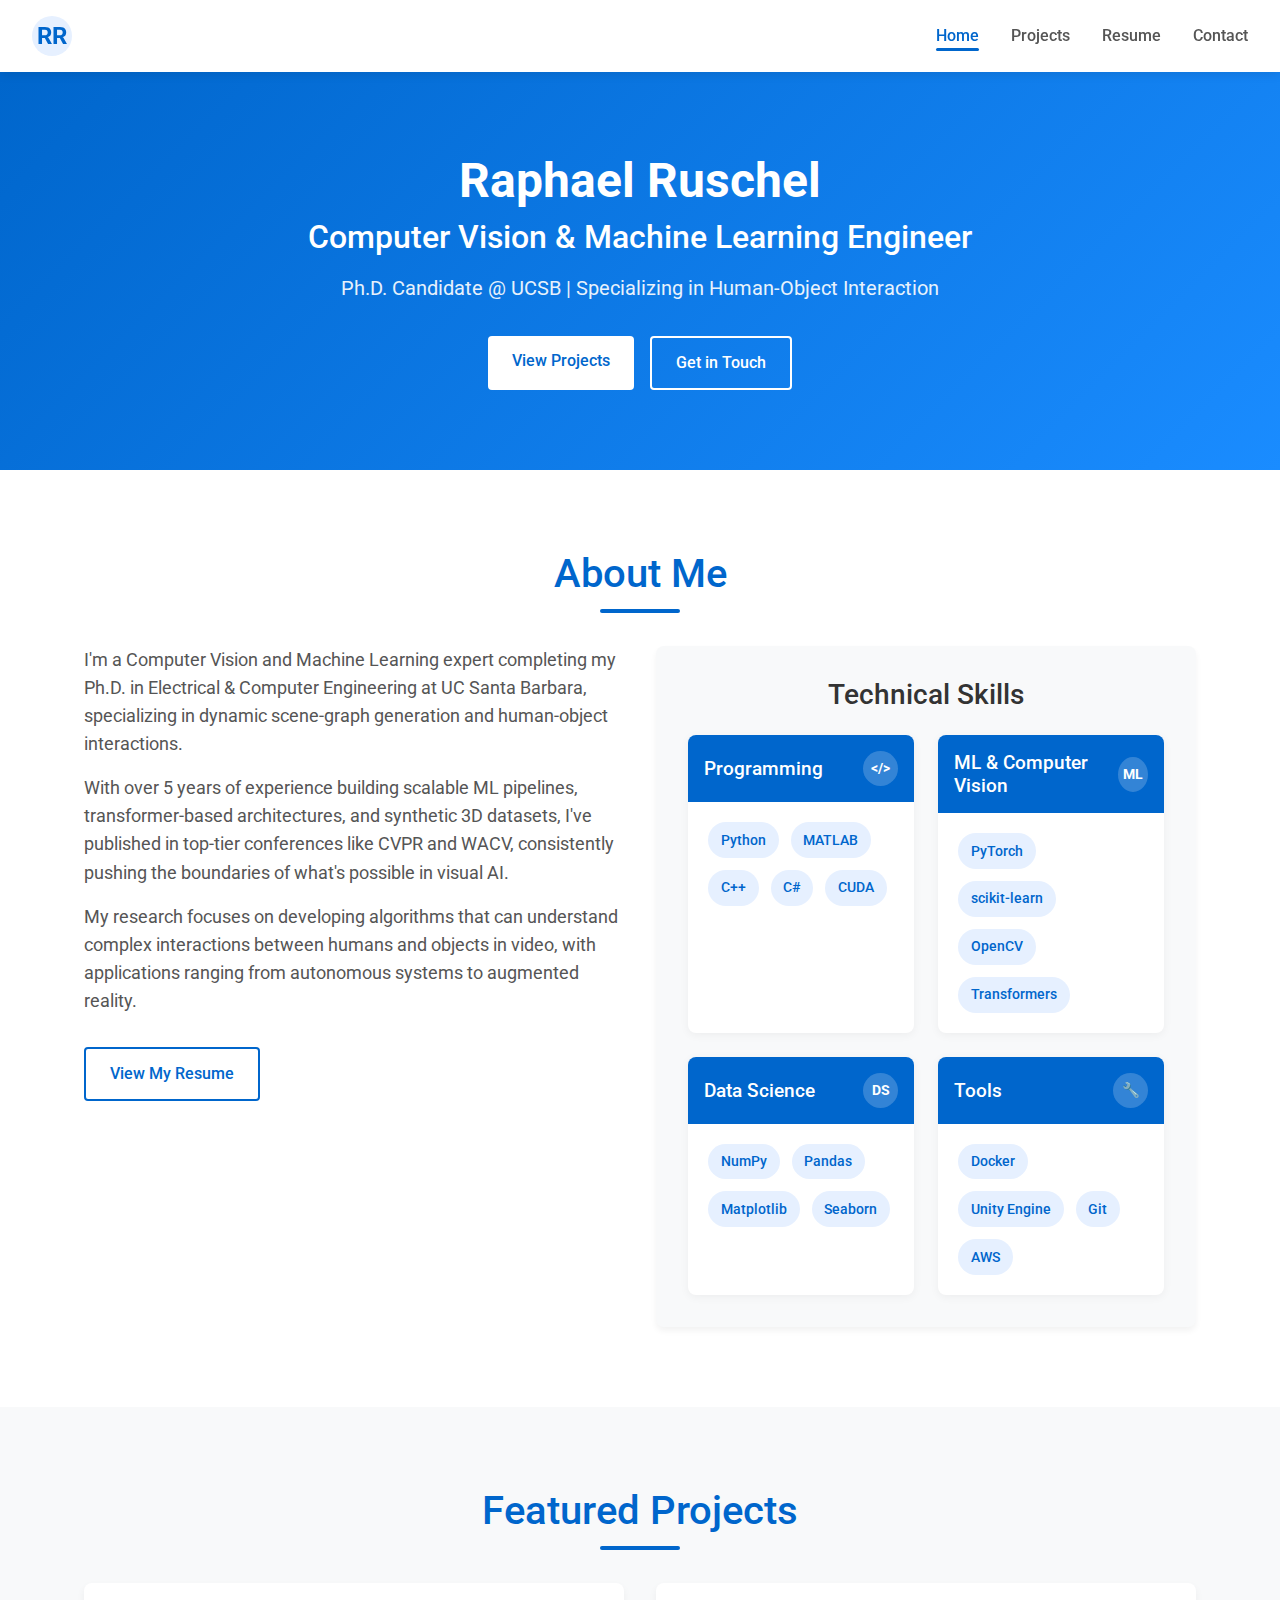
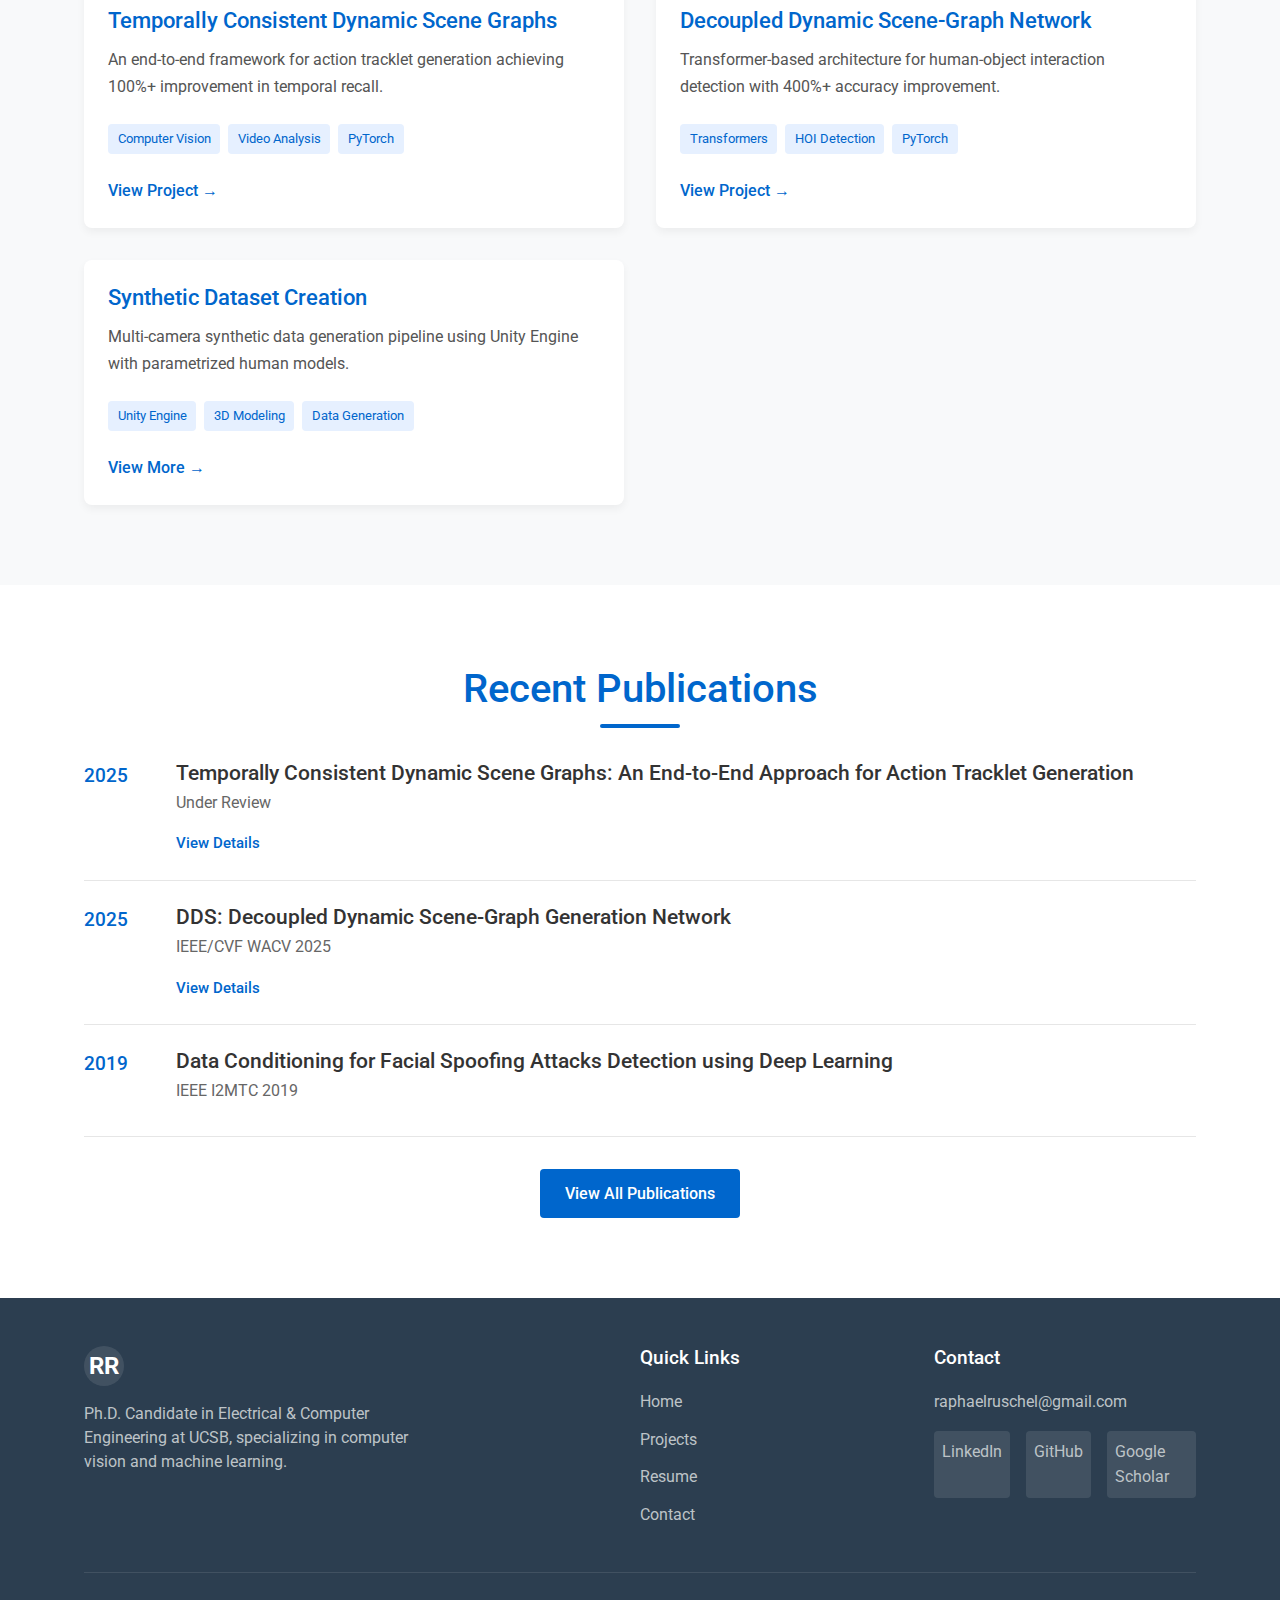
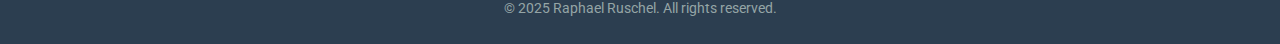
<file: index.html>
<!DOCTYPE html>
<html lang="en">
<head>
  <meta charset="UTF-8" />
  <meta name="viewport" content="width=device-width, initial-scale=1.0" />
  <title>Raphael Ruschel - Computer Vision & ML Engineer</title>
  <link rel="stylesheet" href="css/style.css" />
  <link rel="preconnect" href="https://fonts.googleapis.com" />
  <link rel="preconnect" href="https://fonts.gstatic.com" crossorigin />
  <link href="https://fonts.googleapis.com/css2?family=Roboto:wght@300;400;500;700&display=swap" rel="stylesheet" />
</head>
<body>
  <header>
    <nav>
      <div class="logo">RR</div>
      <ul>
        <li><a href="index.html" class="active">Home</a></li>
        <li><a href="projects.html">Projects</a></li>
        <li><a href="resume.html">Resume</a></li>
        <li><a href="contact.html">Contact</a></li>
      </ul>
    </nav>
  </header>

  <section id="hero">
    <div class="hero-content">
      <h1>Raphael Ruschel</h1>
      <h2>Computer Vision & Machine Learning Engineer</h2>
      <p>Ph.D. Candidate @ UCSB | Specializing in Human-Object Interaction</p>
      <div class="hero-buttons">
        <a href="projects.html" class="btn primary-btn">View Projects</a>
        <a href="contact.html" class="btn secondary-btn">Get in Touch</a>
      </div>
    </div>
  </section>

  <section id="about">
    <div class="container">
      <h2>About Me</h2>
      <div class="about-content">
        <div class="about-text">
          <p>I'm a Computer Vision and Machine Learning expert completing my Ph.D. in Electrical & Computer Engineering at UC Santa Barbara, specializing in dynamic scene-graph generation and human-object interactions.</p>
          <p>With over 5 years of experience building scalable ML pipelines, transformer-based architectures, and synthetic 3D datasets, I've published in top-tier conferences like CVPR and WACV, consistently pushing the boundaries of what's possible in visual AI.</p>
          <p>My research focuses on developing algorithms that can understand complex interactions between humans and objects in video, with applications ranging from autonomous systems to augmented reality.</p>
          <a href="resume.html" class="btn secondary-btn">View My Resume</a>
        </div>
        <div class="skills-container">
          <h3>Technical Skills</h3>
          <div class="skills-cards">
            <div class="skill-card">
              <div class="skill-card-header">
                <h4>Programming</h4>
                <div class="skill-icon">
                  <span>&lt;/&gt;</span>
                </div>
              </div>
              <div class="skill-card-content">
                <div class="skill-tag">Python</div>
                <div class="skill-tag">MATLAB</div>
                <div class="skill-tag">C++</div>
                <div class="skill-tag">C#</div>
                <div class="skill-tag">CUDA</div>
              </div>
            </div>
            <div class="skill-card">
              <div class="skill-card-header">
                <h4>ML & Computer Vision</h4>
                <div class="skill-icon">
                  <span>ML</span>
                </div>
              </div>
              <div class="skill-card-content">
                <div class="skill-tag">PyTorch</div>
                <div class="skill-tag">scikit-learn</div>
                <div class="skill-tag">OpenCV</div>
                <div class="skill-tag">Transformers</div>
              </div>
            </div>
            <div class="skill-card">
              <div class="skill-card-header">
                <h4>Data Science</h4>
                <div class="skill-icon">
                  <span>DS</span>
                </div>
              </div>
              <div class="skill-card-content">
                <div class="skill-tag">NumPy</div>
                <div class="skill-tag">Pandas</div>
                <div class="skill-tag">Matplotlib</div>
                <div class="skill-tag">Seaborn</div>
              </div>
            </div>
            <div class="skill-card">
              <div class="skill-card-header">
                <h4>Tools</h4>
                <div class="skill-icon">
                  <span>🔧</span>
                </div>
              </div>
              <div class="skill-card-content">
                <div class="skill-tag">Docker</div>
                <div class="skill-tag">Unity Engine</div>
                <div class="skill-tag">Git</div>
                <div class="skill-tag">AWS</div>
              </div>
            </div>
          </div>
        </div>
      </div>
    </div>
  </section>

  <section id="featured-projects">
    <div class="container">
      <h2>Featured Projects</h2>
      <div class="projects-grid">
        <div class="project-card">
          <div class="project-content">
            <h3>Temporally Consistent Dynamic Scene Graphs</h3>
            <p>An end-to-end framework for action tracklet generation achieving 100%+ improvement in temporal recall.</p>
            <div class="project-tags">
              <span>Computer Vision</span>
              <span>Video Analysis</span>
              <span>PyTorch</span>
            </div>
            <a href="projects/tcdsg.html" class="project-link">View Project →</a>
          </div>
        </div>
        <div class="project-card">
          <div class="project-content">
            <h3>Decoupled Dynamic Scene-Graph Network</h3>
            <p>Transformer-based architecture for human-object interaction detection with 400%+ accuracy improvement.</p>
            <div class="project-tags">
              <span>Transformers</span>
              <span>HOI Detection</span>
              <span>PyTorch</span>
            </div>
            <a href="projects/dds.html" class="project-link">View Project →</a>
          </div>
        </div>
        <div class="project-card">
          <div class="project-content">
            <h3>Synthetic Dataset Creation</h3>
            <p>Multi-camera synthetic data generation pipeline using Unity Engine with parametrized human models.</p>
            <div class="project-tags">
              <span>Unity Engine</span>
              <span>3D Modeling</span>
              <span>Data Generation</span>
            </div>
            <a href="projects.html" class="project-link">View More →</a>
          </div>
        </div>
      </div>
    </div>
  </section>

  <section id="publications">
    <div class="container">
      <h2>Recent Publications</h2>
      <div class="publications-list">
        <div class="publication">
          <div class="pub-year">2025</div>
          <div class="pub-content">
            <h3>Temporally Consistent Dynamic Scene Graphs: An End-to-End Approach for Action Tracklet Generation</h3>
            <p>Under Review</p>
            <a href="projects/tcdsg.html" class="pub-link">View Details</a>
          </div>
        </div>
        <div class="publication">
          <div class="pub-year">2025</div>
          <div class="pub-content">
            <h3>DDS: Decoupled Dynamic Scene-Graph Generation Network</h3>
            <p>IEEE/CVF WACV 2025</p>
            <a href="projects/dds.html" class="pub-link">View Details</a>
          </div>
        </div>
        <div class="publication">
          <div class="pub-year">2019</div>
          <div class="pub-content">
            <h3>Data Conditioning for Facial Spoofing Attacks Detection using Deep Learning</h3>
            <p>IEEE I2MTC 2019</p>
          </div>
        </div>
      </div>
      <a href="resume.html#publications" class="btn secondary-btn">View All Publications</a>
    </div>
  </section>

  <footer>
    <div class="container">
      <div class="footer-content">
        <div class="footer-info">
          <div class="footer-logo">RR</div>
          <p>Ph.D. Candidate in Electrical & Computer Engineering at UCSB, specializing in computer vision and machine learning.</p>
        </div>
        <div class="footer-links">
          <h4>Quick Links</h4>
          <ul>
            <li><a href="index.html">Home</a></li>
            <li><a href="projects.html">Projects</a></li>
            <li><a href="resume.html">Resume</a></li>
            <li><a href="contact.html">Contact</a></li>
          </ul>
        </div>
        <div class="footer-contact">
          <h4>Contact</h4>
          <p><a href="mailto:raphaelruschel@gmail.com">raphaelruschel@gmail.com</a></p>
          <div class="social-links">
            <a href="https://www.linkedin.com/in/raphaelruschel/" target="_blank" class="social-icon">LinkedIn</a>
            <a href="https://github.com/RRuschel" target="_blank" class="social-icon">GitHub</a>
            <a href="https://scholar.google.com.br/citations?user=WOWnd8EAAAAJ" target="_blank" class="social-icon">Google Scholar</a>
          </div>
        </div>
      </div>
      <div class="footer-bottom">
        <p>&copy; 2025 Raphael Ruschel. All rights reserved.</p>
      </div>
    </div>
  </footer>
</body>
</html>
</file>
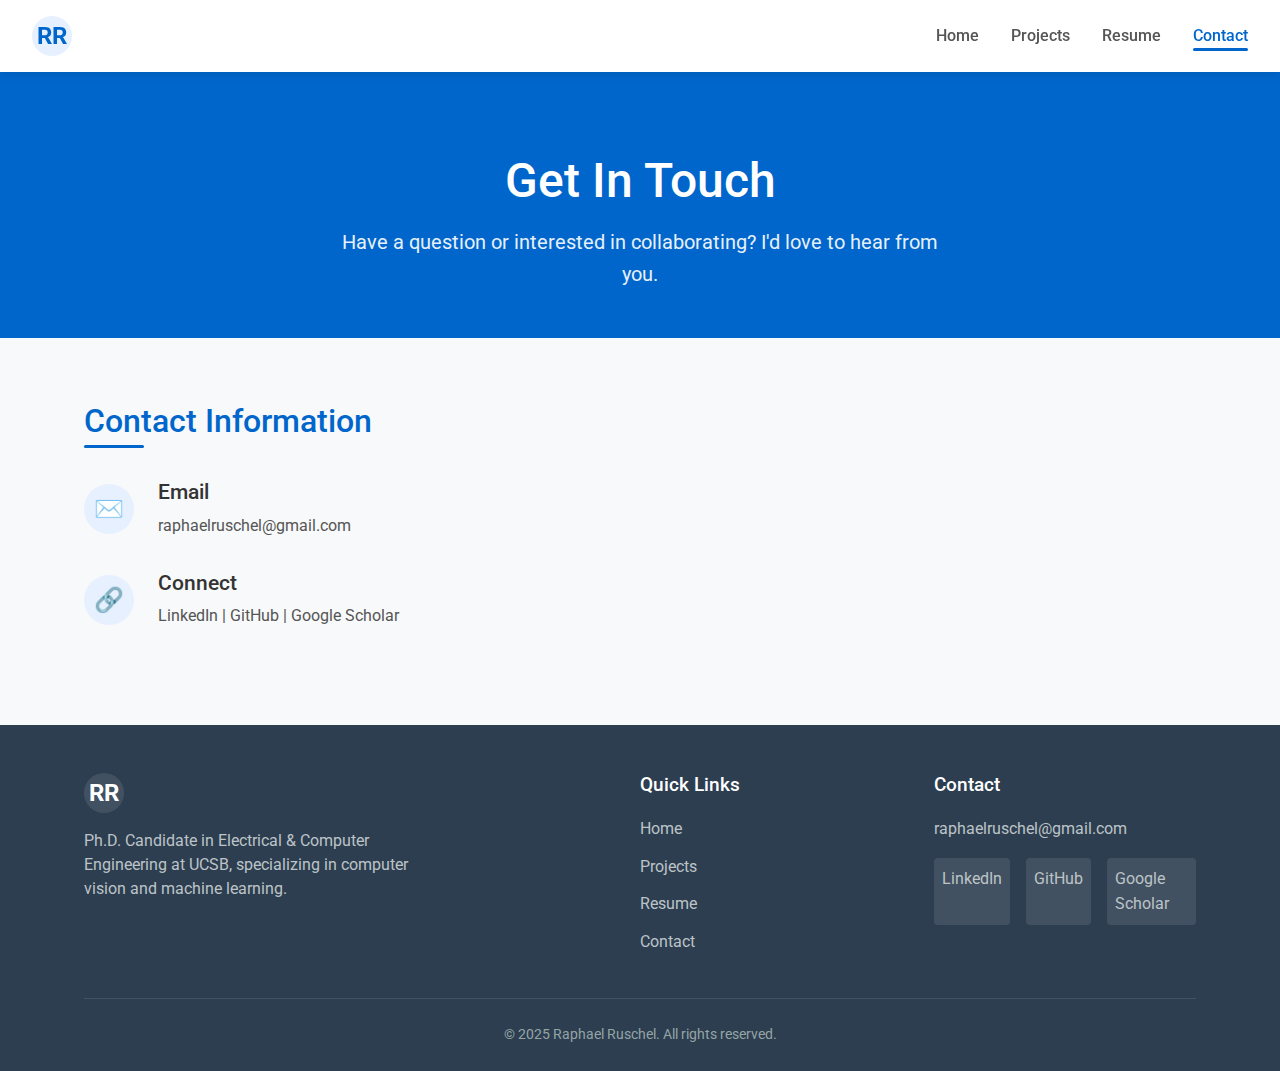
<file: contact.html>
<!DOCTYPE html>
<html lang="en">
<head>
  <meta charset="UTF-8" />
  <meta name="viewport" content="width=device-width, initial-scale=1.0" />
  <title>Contact - Raphael Ruschel</title>
  <link rel="stylesheet" href="css/style.css" />
  <link rel="preconnect" href="https://fonts.googleapis.com" />
  <link rel="preconnect" href="https://fonts.gstatic.com" crossorigin />
  <link href="https://fonts.googleapis.com/css2?family=Roboto:wght@300;400;500;700&display=swap" rel="stylesheet" />
</head>
<body>
  <header>
    <nav>
      <div class="logo">RR</div>
      <ul>
        <li><a href="index.html">Home</a></li>
        <li><a href="projects.html">Projects</a></li>
        <li><a href="resume.html">Resume</a></li>
        <li><a href="contact.html" class="active">Contact</a></li>
      </ul>
    </nav>
  </header>

  <section id="contact-header">
    <div class="container">
      <h1>Get In Touch</h1>
      <p>Have a question or interested in collaborating? I'd love to hear from you.</p>
    </div>
  </section>

  <section id="contact-options">
    <div class="container">
      <div class="contact-grid">
        <div class="contact-methods">
          <h2>Contact Information</h2>
          
          <div class="contact-method">
            <div class="contact-icon">
              ✉️
            </div>
            <div class="contact-details">
              <h3>Email</h3>
              <p><a href="mailto:raphaelruschel@gmail.com">raphaelruschel@gmail.com</a></p>
            </div>
          </div>
          
         
          <div class="contact-method">
            <div class="contact-icon">
              🔗
            </div>
            <div class="contact-details">
              <h3>Connect</h3>
              <p>
                <a href="https://www.linkedin.com/in/raphaelruschel/" target="_blank">LinkedIn</a> | 
                <a href="https://github.com/RRuschel" target="_blank">GitHub</a> | 
                <a href="https://scholar.google.com.br/citations?user=WOWnd8EAAAAJ" target="_blank">Google Scholar</a>
              </p>
            </div>
          </div>
        </div>
        
        <!-- <div class="contact-form">
          <h2>Send a Message</h2>
          <form id="contact-form">
            <div class="form-group">
              <label for="name" class="form-label">Name</label>
              <input type="text" id="name" class="form-control" required>
            </div>
            
            <div class="form-group">
              <label for="email" class="form-label">Email</label>
              <input type="email" id="email" class="form-control" required>
            </div>
            
            <div class="form-group">
              <label for="subject" class="form-label">Subject</label>
              <input type="text" id="subject" class="form-control" required>
            </div>
            
            <div class="form-group">
              <label for="message" class="form-label">Message</label>
              <textarea id="message" class="form-control" required></textarea>
            </div>
            
            <button type="submit" class="form-submit">Send Message</button>
          </form>
        </div> -->
      </div>
    </div>
  </section>

  <footer>
    <div class="container">
      <div class="footer-content">
        <div class="footer-info">
          <div class="footer-logo">RR</div>
          <p>Ph.D. Candidate in Electrical & Computer Engineering at UCSB, specializing in computer vision and machine learning.</p>
        </div>
        <div class="footer-links">
          <h4>Quick Links</h4>
          <ul>
            <li><a href="index.html">Home</a></li>
            <li><a href="projects.html">Projects</a></li>
            <li><a href="resume.html">Resume</a></li>
            <li><a href="contact.html">Contact</a></li>
          </ul>
        </div>
        <div class="footer-contact">
          <h4>Contact</h4>
          <p><a href="mailto:raphaelruschel@gmail.com">raphaelruschel@gmail.com</a></p>
          <div class="social-links">
            <a href="https://www.linkedin.com/in/raphaelruschel/" target="_blank" class="social-icon">LinkedIn</a>
            <a href="https://github.com/RRuschel" target="_blank" class="social-icon">GitHub</a>
            <a href="https://scholar.google.com.br/citations?user=WOWnd8EAAAAJ" target="_blank" class="social-icon">Google Scholar</a>
          </div>
        </div>
      </div>
      <div class="footer-bottom">
        <p>&copy; 2025 Raphael Ruschel. All rights reserved.</p>
      </div>
    </div>
  </footer>

  <script>
    // Basic form handling
    document.getElementById('contact-form').addEventListener('submit', function(e) {
      e.preventDefault();
      // In a real implementation, you would handle the form submission here
      // For now, just show an alert
      alert('Thank you for your message. I will get back to you soon!');
      this.reset();
    });
  </script>
</body>
</html>
</file>
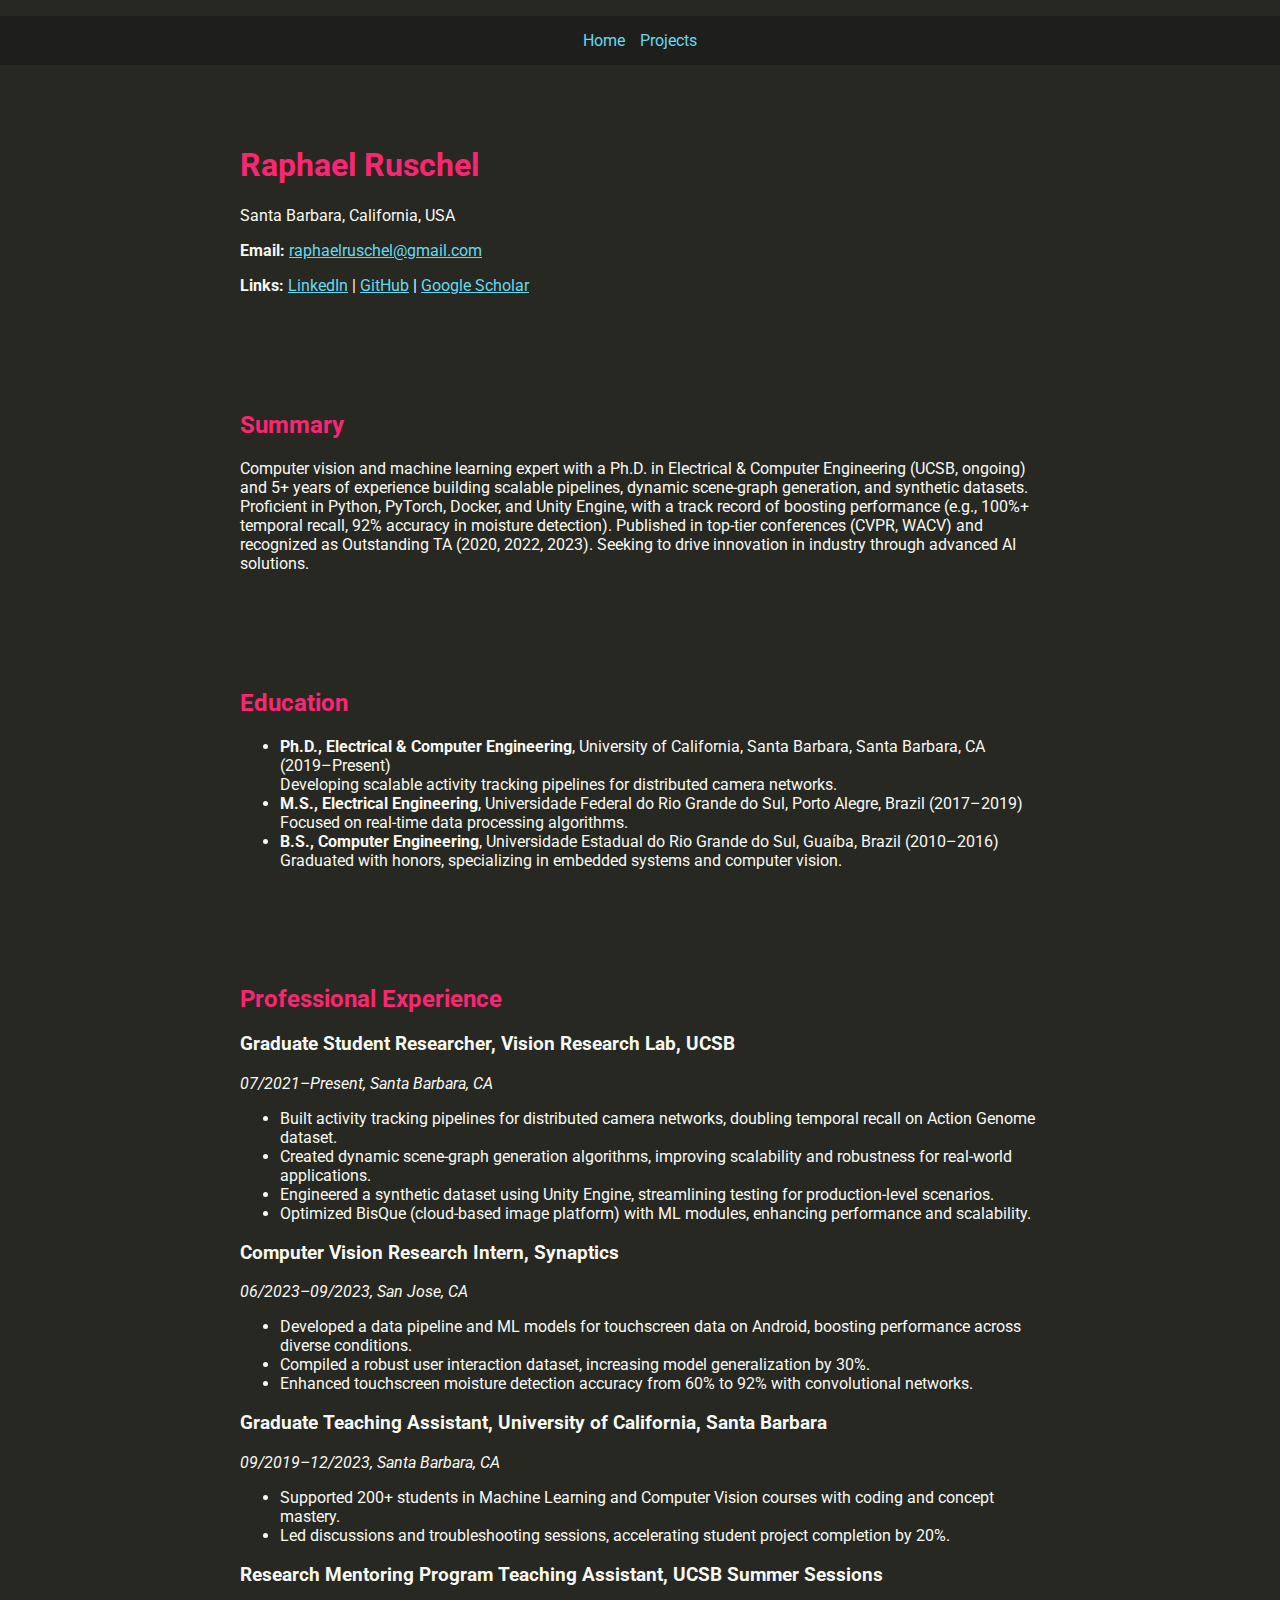
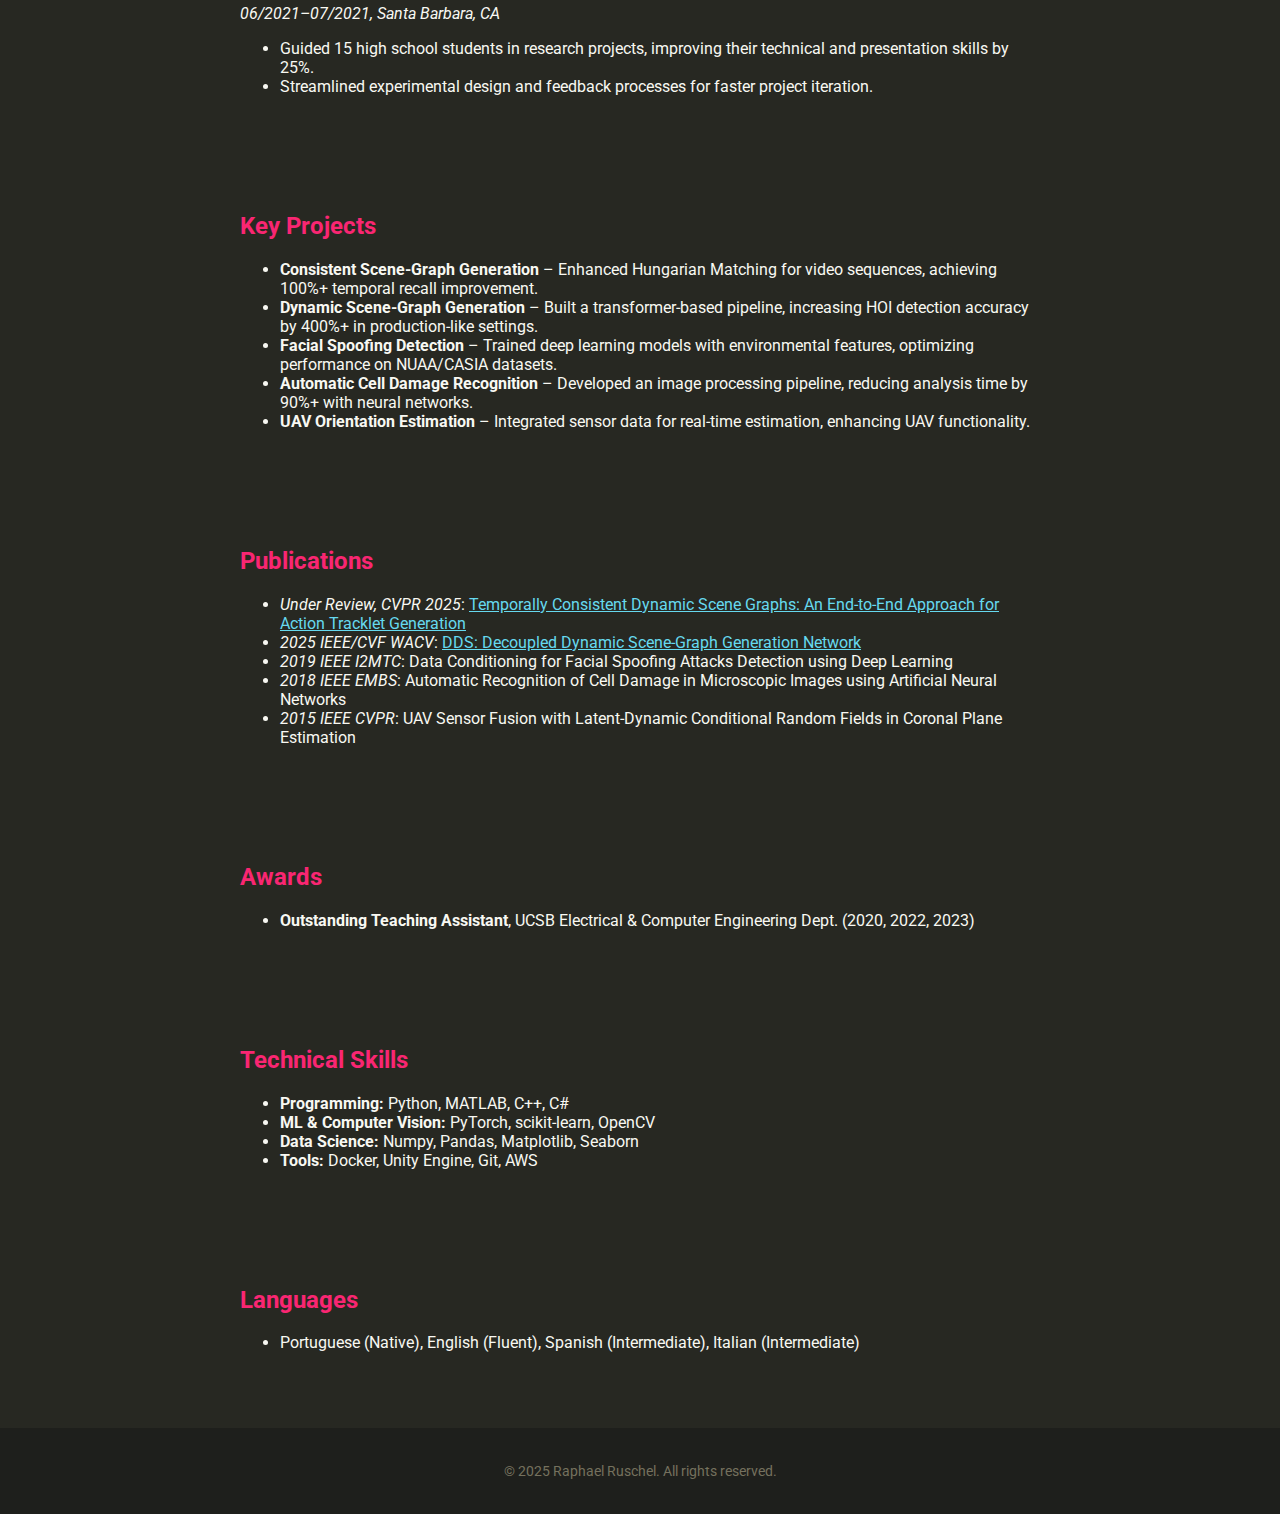
<file: CV.html>
<!DOCTYPE html>
<html lang="en">
<head>
  <meta charset="UTF-8">
  <meta name="viewport" content="width=device-width, initial-scale=1.0">
  <title>Raphael Ruschel - Resume</title>
  <link rel="stylesheet" href="css/style2.css">
  <link rel="preconnect" href="https://fonts.googleapis.com">
  <link rel="preconnect" href="https://fonts.gstatic.com" crossorigin>
  <link href="https://fonts.googleapis.com/css2?family=Roboto:wght@300;400;700&display=swap" rel="stylesheet">
</head>
<body>
  <header>
    <nav>
      <ul>
        <li><a href="index.html">Home</a></li>
        <li><a href="projects_full.html">Projects</a></li>
      </ul>
    </nav>
  </header>

  <section id="resume">
    <h1>Raphael Ruschel</h1>
    <p>Santa Barbara, California, USA</p>
    <p><strong>Email:</strong> <a href="mailto:raphaelruschel@gmail.com">raphaelruschel@gmail.com</a></p>
    <p><strong>Links:</strong> <a href="https://www.linkedin.com/in/raphaelruschel/" target="_blank">LinkedIn</a> | <a href="https://github.com/RRuschel" target="_blank">GitHub</a> | <a href="https://scholar.google.com.br/citations?user=WOWnd8EAAAAJ" target="_blank">Google Scholar</a></p>
  </section>

  <section id="summary">
    <h2>Summary</h2>
    <p>Computer vision and machine learning expert with a Ph.D. in Electrical & Computer Engineering (UCSB, ongoing) and 5+ years of experience building scalable pipelines, dynamic scene-graph generation, and synthetic datasets. Proficient in Python, PyTorch, Docker, and Unity Engine, with a track record of boosting performance (e.g., 100%+ temporal recall, 92% accuracy in moisture detection). Published in top-tier conferences (CVPR, WACV) and recognized as Outstanding TA (2020, 2022, 2023). Seeking to drive innovation in industry through advanced AI solutions.</p>
  </section>

  <section id="education">
    <h2>Education</h2>
    <ul>
      <li><strong>Ph.D., Electrical & Computer Engineering</strong>, University of California, Santa Barbara, Santa Barbara, CA (2019–Present)<br>Developing scalable activity tracking pipelines for distributed camera networks.</li>
      <li><strong>M.S., Electrical Engineering</strong>, Universidade Federal do Rio Grande do Sul, Porto Alegre, Brazil (2017–2019)<br>Focused on real-time data processing algorithms.</li>
      <li><strong>B.S., Computer Engineering</strong>, Universidade Estadual do Rio Grande do Sul, Guaíba, Brazil (2010–2016)<br>Graduated with honors, specializing in embedded systems and computer vision.</li>
    </ul>
  </section>

  <section id="experience">
    <h2>Professional Experience</h2>
    <article>
      <h3>Graduate Student Researcher, Vision Research Lab, UCSB</h3>
      <p><em>07/2021–Present, Santa Barbara, CA</em></p>
      <ul>
        <li>Built activity tracking pipelines for distributed camera networks, doubling temporal recall on Action Genome dataset.</li>
        <li>Created dynamic scene-graph generation algorithms, improving scalability and robustness for real-world applications.</li>
        <li>Engineered a synthetic dataset using Unity Engine, streamlining testing for production-level scenarios.</li>
        <li>Optimized BisQue (cloud-based image platform) with ML modules, enhancing performance and scalability.</li>
      </ul>
    </article>
    <article>
      <h3>Computer Vision Research Intern, Synaptics</h3>
      <p><em>06/2023–09/2023, San Jose, CA</em></p>
      <ul>
        <li>Developed a data pipeline and ML models for touchscreen data on Android, boosting performance across diverse conditions.</li>
        <li>Compiled a robust user interaction dataset, increasing model generalization by 30%.</li>
        <li>Enhanced touchscreen moisture detection accuracy from 60% to 92% with convolutional networks.</li>
      </ul>
    </article>
    <article>
      <h3>Graduate Teaching Assistant, University of California, Santa Barbara</h3>
      <p><em>09/2019–12/2023, Santa Barbara, CA</em></p>
      <ul>
        <li>Supported 200+ students in Machine Learning and Computer Vision courses with coding and concept mastery.</li>
        <li>Led discussions and troubleshooting sessions, accelerating student project completion by 20%.</li>
      </ul>
    </article>
    <article>
      <h3>Research Mentoring Program Teaching Assistant, UCSB Summer Sessions</h3>
      <p><em>06/2021–07/2021, Santa Barbara, CA</em></p>
      <ul>
        <li>Guided 15 high school students in research projects, improving their technical and presentation skills by 25%.</li>
        <li>Streamlined experimental design and feedback processes for faster project iteration.</li>
      </ul>
    </article>
  </section>

  <section id="projects">
    <h2>Key Projects</h2>
    <ul>
      <li><strong>Consistent Scene-Graph Generation</strong> – Enhanced Hungarian Matching for video sequences, achieving 100%+ temporal recall improvement.</li>
      <li><strong>Dynamic Scene-Graph Generation</strong> – Built a transformer-based pipeline, increasing HOI detection accuracy by 400%+ in production-like settings.</li>
      <li><strong>Facial Spoofing Detection</strong> – Trained deep learning models with environmental features, optimizing performance on NUAA/CASIA datasets.</li>
      <li><strong>Automatic Cell Damage Recognition</strong> – Developed an image processing pipeline, reducing analysis time by 90%+ with neural networks.</li>
      <li><strong>UAV Orientation Estimation</strong> – Integrated sensor data for real-time estimation, enhancing UAV functionality.</li>
    </ul>
  </section>

  <section id="publications">
    <h2>Publications</h2>
    <ul>
      <li><em>Under Review, CVPR 2025</em>: <a href="tcdsg.html">Temporally Consistent Dynamic Scene Graphs: An End-to-End Approach for Action Tracklet Generation</a></li>
      <li><em>2025 IEEE/CVF WACV</em>: <a href="dds.html">DDS: Decoupled Dynamic Scene-Graph Generation Network</a></li>
      <li><em>2019 IEEE I2MTC</em>: Data Conditioning for Facial Spoofing Attacks Detection using Deep Learning</li>
      <li><em>2018 IEEE EMBS</em>: Automatic Recognition of Cell Damage in Microscopic Images using Artificial Neural Networks</li>
      <li><em>2015 IEEE CVPR</em>: UAV Sensor Fusion with Latent-Dynamic Conditional Random Fields in Coronal Plane Estimation</li>
    </ul>
  </section>

  <section id="awards">
    <h2>Awards</h2>
    <ul>
      <li><strong>Outstanding Teaching Assistant</strong>, UCSB Electrical & Computer Engineering Dept. (2020, 2022, 2023)</li>
    </ul>
  </section>

  <section id="skills">
    <h2>Technical Skills</h2>
    <ul>
      <li><strong>Programming:</strong> Python, MATLAB, C++, C#</li>
      <li><strong>ML & Computer Vision:</strong> PyTorch, scikit-learn, OpenCV</li>
      <li><strong>Data Science:</strong> Numpy, Pandas, Matplotlib, Seaborn</li>
      <li><strong>Tools:</strong> Docker, Unity Engine, Git, AWS</li>
    </ul>
  </section>

  <section id="languages">
    <h2>Languages</h2>
    <ul>
      <li>Portuguese (Native), English (Fluent), Spanish (Intermediate), Italian (Intermediate)</li>
    </ul>
  </section>

  <footer>
    <p>© 2025 Raphael Ruschel. All rights reserved.</p>
  </footer>
</body>
</html>
</file>
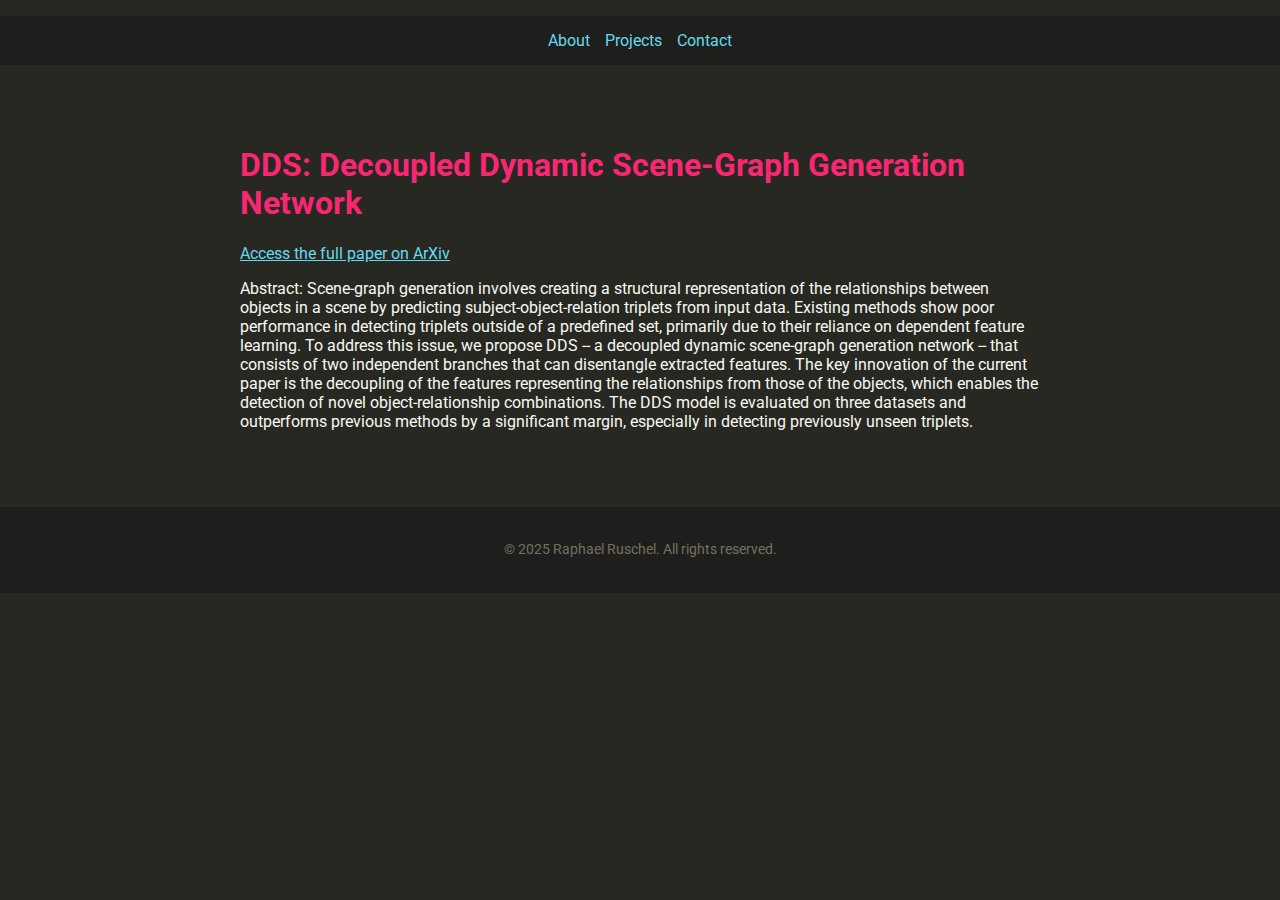
<file: dds.html>
<!DOCTYPE html>
<html lang="en">
<head>
  <meta charset="UTF-8" />
  <meta name="viewport" content="width=device-width, initial-scale=1.0" />
  <title>TCDSG Project - Raphael Ruschel</title>
  <link rel="stylesheet" href="css/style2.css" />
  <link rel="preconnect" href="https://fonts.googleapis.com" />
  <link rel="preconnect" href="https://fonts.gstatic.com" crossorigin />
  <link
    href="https://fonts.googleapis.com/css2?family=Roboto:wght@300;400;700&display=swap"
    rel="stylesheet"
  />
</head>
<body>
  <header>
    <nav>
      <ul>
        <li><a href="index.html#about">About</a></li>
        <li><a href="index.html#projects">Projects</a></li>
        <li><a href="index.html#contact">Contact</a></li>
      </ul>
    </nav>
  </header>

  <section id="project-detail">
    <h1>DDS: Decoupled Dynamic Scene-Graph Generation Network</a></h3>
    <p><a href="https://arxiv.org/pdf/2301.07666">Access the full paper on ArXiv</a></p>
        <p>Abstract: Scene-graph generation involves creating a structural representation of the relationships between objects in a scene by predicting subject-object-relation triplets from input data. Existing methods show poor performance in detecting triplets outside of a predefined set, primarily due to their reliance on dependent feature learning. To address this issue, we propose DDS -- a decoupled dynamic scene-graph generation network -- that consists of two independent branches that can disentangle extracted features. The key innovation of the current paper is the decoupling of the features representing the relationships from those of the objects, which enables the detection of novel object-relationship combinations. The DDS model is evaluated on three datasets and outperforms previous methods by a significant margin, especially in detecting previously unseen triplets.</h1>
    <!-- <p>Detailed description of the DDS project.</p> -->
    <!-- Add more content as needed -->
  </section>

  <footer>
    <p>&copy; 2025 Raphael Ruschel. All rights reserved.</p>
  </footer>
</body>
</html>
</file>
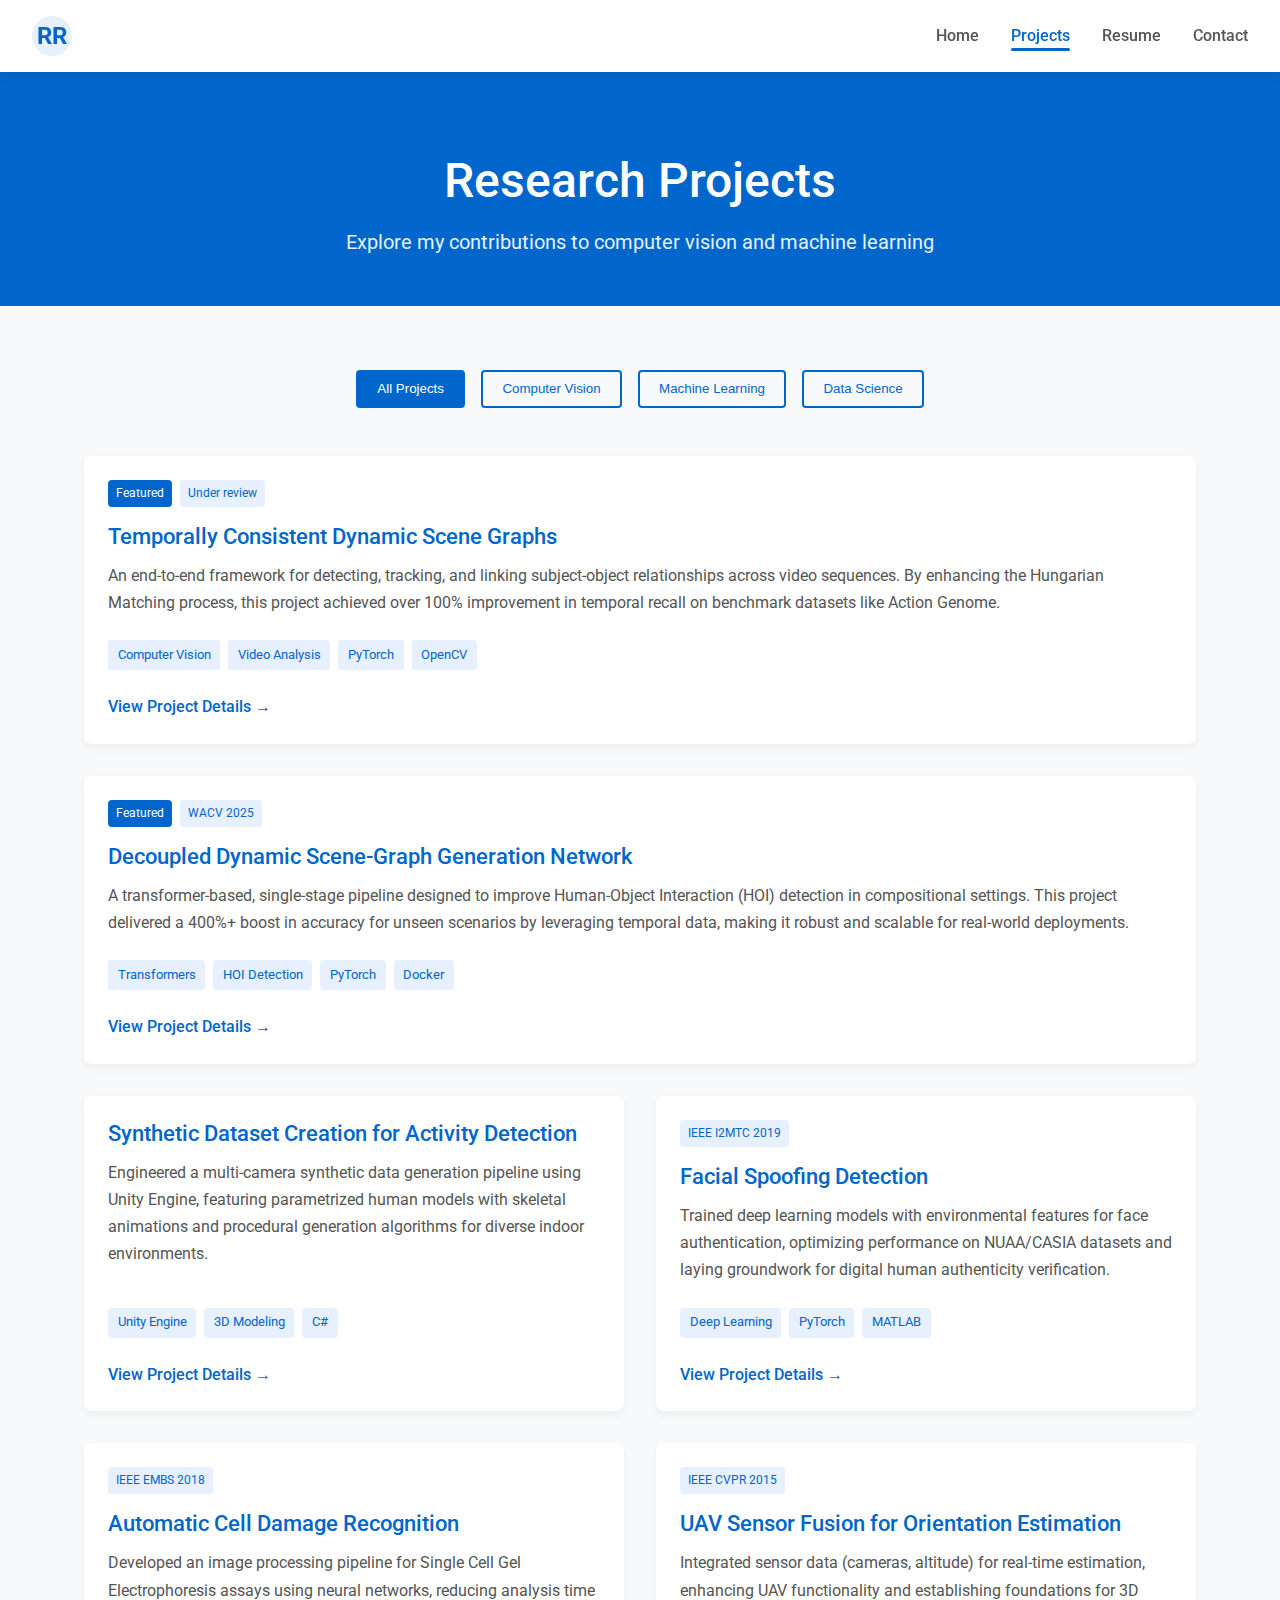
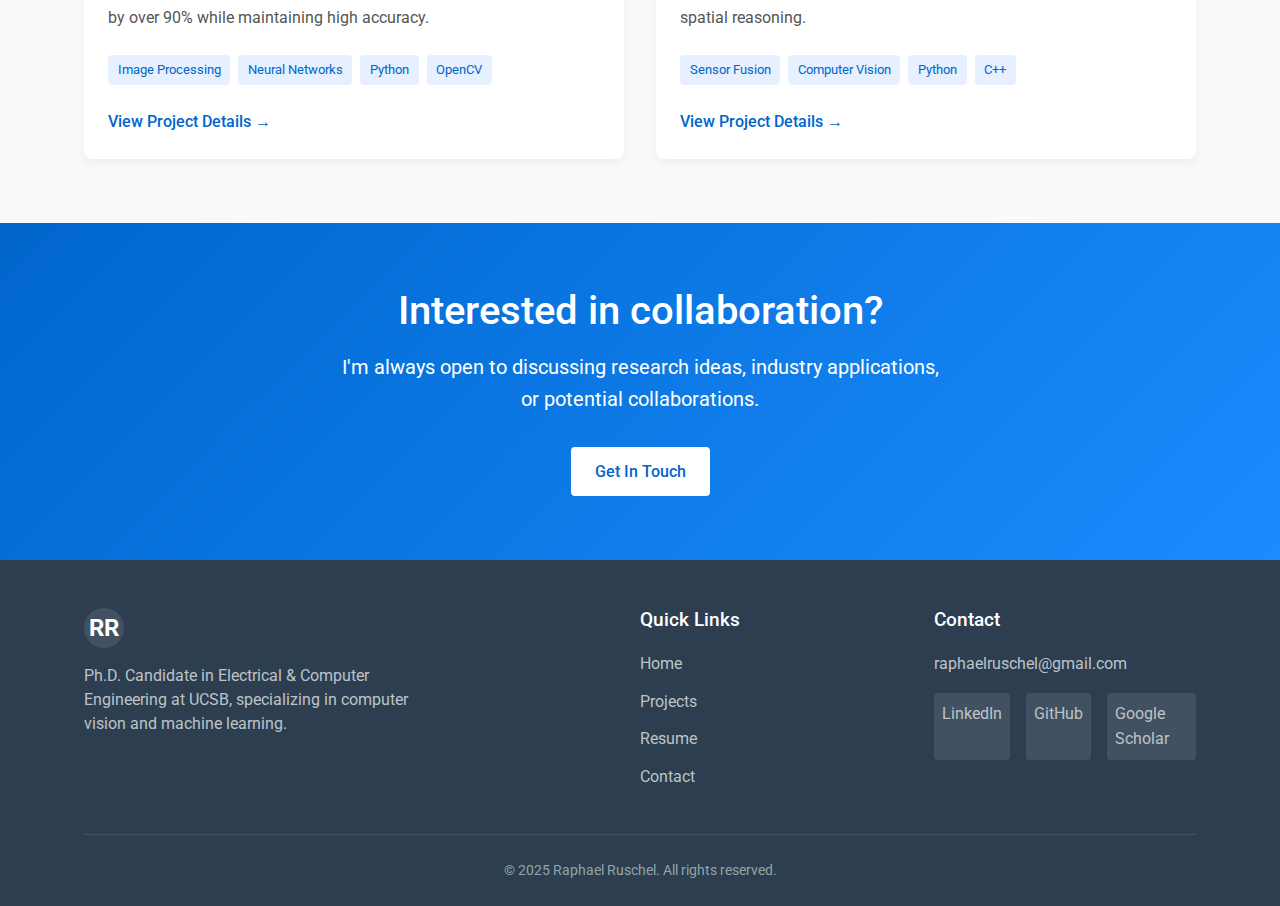
<file: projects.html>
<!DOCTYPE html>
<html lang="en">
<head>
  <meta charset="UTF-8" />
  <meta name="viewport" content="width=device-width, initial-scale=1.0" />
  <title>Projects - Raphael Ruschel</title>
  <link rel="stylesheet" href="css/style.css" />
  <link rel="preconnect" href="https://fonts.googleapis.com" />
  <link rel="preconnect" href="https://fonts.gstatic.com" crossorigin />
  <link href="https://fonts.googleapis.com/css2?family=Roboto:wght@300;400;500;700&display=swap" rel="stylesheet" />
</head>
<body>
  <header>
    <nav>
      <div class="logo">RR</div>
      <ul>
        <li><a href="index.html">Home</a></li>
        <li><a href="projects.html" class="active">Projects</a></li>
        <li><a href="resume.html">Resume</a></li>
        <li><a href="contact.html">Contact</a></li>
      </ul>
    </nav>
  </header>

  <section id="projects-header">
    <div class="container">
      <h1>Research Projects</h1>
      <p>Explore my contributions to computer vision and machine learning</p>
    </div>
  </section>

  <section id="projects-grid">
    <div class="container">
      <div class="filter-bar">
        <button class="filter-btn active" data-filter="all">All Projects</button>
        <button class="filter-btn" data-filter="vision">Computer Vision</button>
        <button class="filter-btn" data-filter="ml">Machine Learning</button>
        <button class="filter-btn" data-filter="data">Data Science</button>
      </div>
      
      <div class="all-projects">
        <div class="project-card large" data-categories="vision ml">
          <div class="project-content">
            <div class="project-badges">
              <span class="badge featured">Featured</span>
              <span class="badge">Under review</span>
            </div>
            <h3>Temporally Consistent Dynamic Scene Graphs</h3>
            <p>An end-to-end framework for detecting, tracking, and linking subject-object relationships across video sequences. By enhancing the Hungarian Matching process, this project achieved over 100% improvement in temporal recall on benchmark datasets like Action Genome.</p>
            <div class="project-tags">
              <span>Computer Vision</span>
              <span>Video Analysis</span>
              <span>PyTorch</span>
              <span>OpenCV</span>
            </div>
            <a href="projects/tcdsg.html" class="project-link">View Project Details →</a>
          </div>
        </div>

        <div class="project-card large" data-categories="vision ml">
          <div class="project-content">
            <div class="project-badges">
              <span class="badge featured">Featured</span>
              <span class="badge">WACV 2025</span>
            </div>
            <h3>Decoupled Dynamic Scene-Graph Generation Network</h3>
            <p>A transformer-based, single-stage pipeline designed to improve Human-Object Interaction (HOI) detection in compositional settings. This project delivered a 400%+ boost in accuracy for unseen scenarios by leveraging temporal data, making it robust and scalable for real-world deployments.</p>
            <div class="project-tags">
              <span>Transformers</span>
              <span>HOI Detection</span>
              <span>PyTorch</span>
              <span>Docker</span>
            </div>
            <a href="projects/dds.html" class="project-link">View Project Details →</a>
          </div>
        </div>

        <div class="project-card" data-categories="vision data">
          <div class="project-content">
            <h3>Synthetic Dataset Creation for Activity Detection</h3>
            <p>Engineered a multi-camera synthetic data generation pipeline using Unity Engine, featuring parametrized human models with skeletal animations and procedural generation algorithms for diverse indoor environments.</p>
            <div class="project-tags">
              <span>Unity Engine</span>
              <span>3D Modeling</span>
              <span>C#</span>
            </div>
            <a href="projects/synthetic-dataset.html" class="project-link">View Project Details →</a>
          </div>
        </div>

        <div class="project-card" data-categories="vision ml">
          <div class="project-content">
            <div class="project-badges">
              <span class="badge">IEEE I2MTC 2019</span>
            </div>
            <h3>Facial Spoofing Detection</h3>
            <p>Trained deep learning models with environmental features for face authentication, optimizing performance on NUAA/CASIA datasets and laying groundwork for digital human authenticity verification.</p>
            <div class="project-tags">
              <span>Deep Learning</span>
              <span>PyTorch</span>
              <span>MATLAB</span>
            </div>
            <a href="projects/facial-spoofing.html" class="project-link">View Project Details →</a>
          </div>
        </div>

        <div class="project-card" data-categories="vision ml">
          <div class="project-content">
            <div class="project-badges">
              <span class="badge">IEEE EMBS 2018</span>
            </div>
            <h3>Automatic Cell Damage Recognition</h3>
            <p>Developed an image processing pipeline for Single Cell Gel Electrophoresis assays using neural networks, reducing analysis time by over 90% while maintaining high accuracy.</p>
            <div class="project-tags">
              <span>Image Processing</span>
              <span>Neural Networks</span>
              <span>Python</span>
              <span>OpenCV</span>
            </div>
            <a href="projects/cell-damage.html" class="project-link">View Project Details →</a>
          </div>
        </div>

        <div class="project-card" data-categories="vision data">
          <div class="project-content">
            <div class="project-badges">
              <span class="badge">IEEE CVPR 2015</span>
            </div>
            <h3>UAV Sensor Fusion for Orientation Estimation</h3>
            <p>Integrated sensor data (cameras, altitude) for real-time estimation, enhancing UAV functionality and establishing foundations for 3D spatial reasoning.</p>
            <div class="project-tags">
              <span>Sensor Fusion</span>
              <span>Computer Vision</span>
              <span>Python</span>
              <span>C++</span>
            </div>
            <a href="projects/uav-orientation.html" class="project-link">View Project Details →</a>
          </div>
        </div>
      </div>
    </div>
  </section>

  <section id="contact-cta">
    <div class="container">
      <h2>Interested in collaboration?</h2>
      <p>I'm always open to discussing research ideas, industry applications, or potential collaborations.</p>
      <a href="contact.html" class="btn primary-btn">Get In Touch</a>
    </div>
  </section>

  <footer>
    <div class="container">
      <div class="footer-content">
        <div class="footer-info">
          <div class="footer-logo">RR</div>
          <p>Ph.D. Candidate in Electrical & Computer Engineering at UCSB, specializing in computer vision and machine learning.</p>
        </div>
        <div class="footer-links">
          <h4>Quick Links</h4>
          <ul>
            <li><a href="index.html">Home</a></li>
            <li><a href="projects.html">Projects</a></li>
            <li><a href="resume.html">Resume</a></li>
            <li><a href="contact.html">Contact</a></li>
          </ul>
        </div>
        <div class="footer-contact">
          <h4>Contact</h4>
          <p><a href="mailto:raphaelruschel@gmail.com">raphaelruschel@gmail.com</a></p>
          <div class="social-links">
            <a href="https://www.linkedin.com/in/raphaelruschel/" target="_blank" class="social-icon">LinkedIn</a>
            <a href="https://github.com/RRuschel" target="_blank" class="social-icon">GitHub</a>
            <a href="https://scholar.google.com.br/citations?user=WOWnd8EAAAAJ" target="_blank" class="social-icon">Google Scholar</a>
          </div>
        </div>
      </div>
      <div class="footer-bottom">
        <p>&copy; 2025 Raphael Ruschel. All rights reserved.</p>
      </div>
    </div>
  </footer>

  <script>
    // Simple filtering functionality
    document.addEventListener('DOMContentLoaded', function() {
      const filterButtons = document.querySelectorAll('.filter-btn');
      const projectCards = document.querySelectorAll('.project-card');
      
      filterButtons.forEach(button => {
        button.addEventListener('click', () => {
          // Remove active class from all buttons
          filterButtons.forEach(btn => btn.classList.remove('active'));
          
          // Add active class to clicked button
          button.classList.add('active');
          
          const filter = button.getAttribute('data-filter');
          
          projectCards.forEach(card => {
            if (filter === 'all') {
              card.style.display = 'block';
            } else {
              const categories = card.getAttribute('data-categories');
              if (categories.includes(filter)) {
                card.style.display = 'block';
              } else {
                card.style.display = 'none';
              }
            }
          });
        });
      });
    });
  </script>
</body>
</html>
</file>
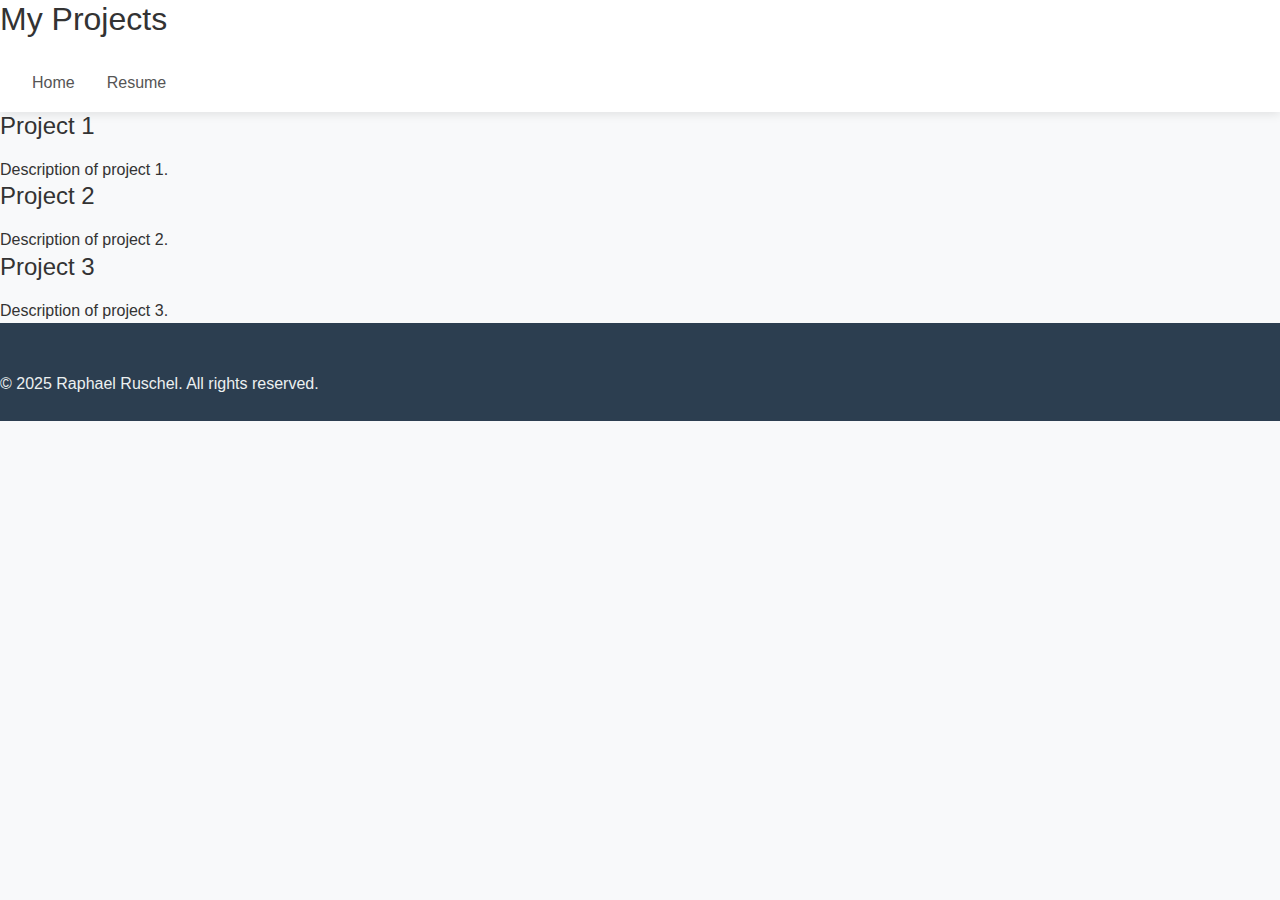
<file: projects_full.html>
<!DOCTYPE html>
<html lang="en">
<head>
    <meta charset="UTF-8">
    <meta name="viewport" content="width=device-width, initial-scale=1.0">
    <title>My Projects</title>
    <link rel="stylesheet" href="css/style.css">
</head>
<body>
    <header>
        <h1>My Projects</h1>
        <nav>
            <ul>
                <li><a href="index.html">Home</a></li>
                <li><a href="CV.html">Resume</a></li>
            </ul>
        </nav>
    </header>
    <main>
        <section>
            <h2>Project 1</h2>
            <p>Description of project 1.</p>
        </section>
        <section>
            <h2>Project 2</h2>
            <p>Description of project 2.</p>
        </section>
        <section>
            <h2>Project 3</h2>
            <p>Description of project 3.</p>
        </section>
        <!-- Add more projects as needed -->
    </main>
    <footer>
        <p>&copy; 2025 Raphael Ruschel. All rights reserved.</p>
      </footer>
</body>
</html>
</file>
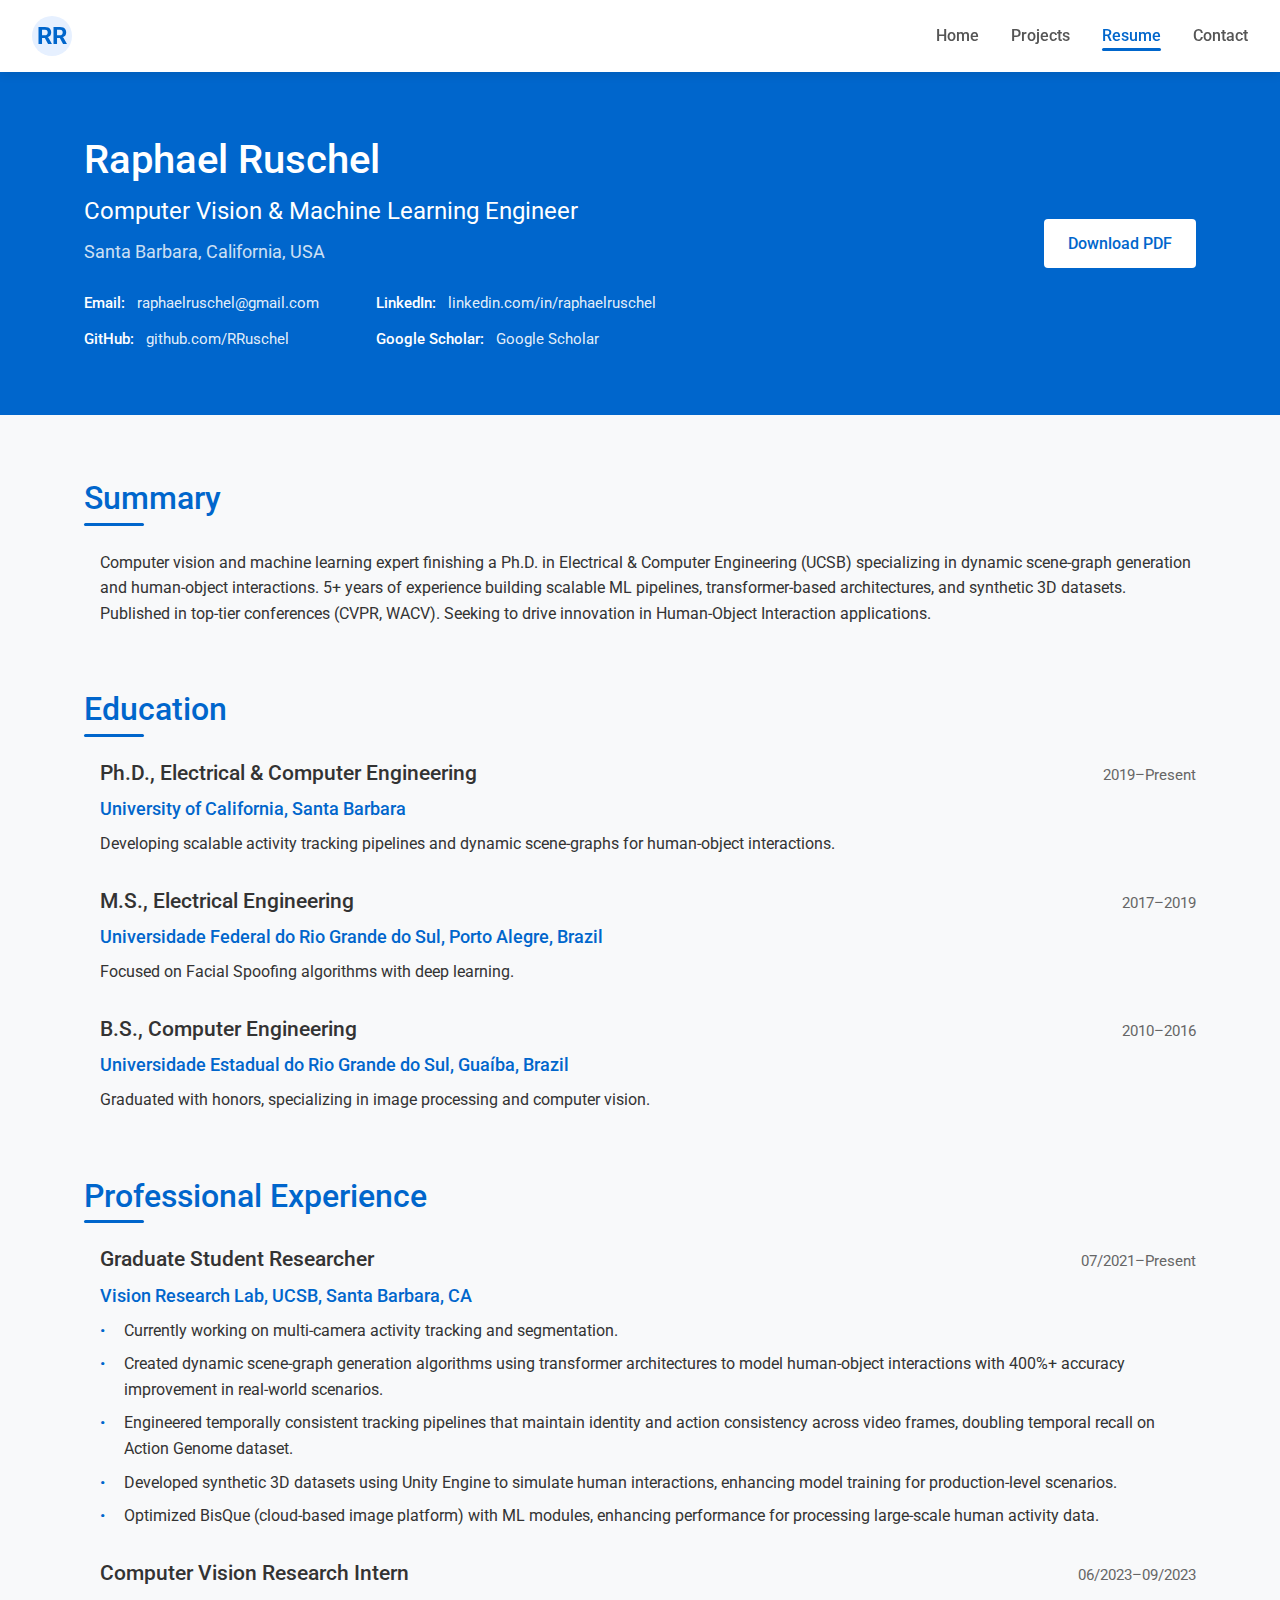
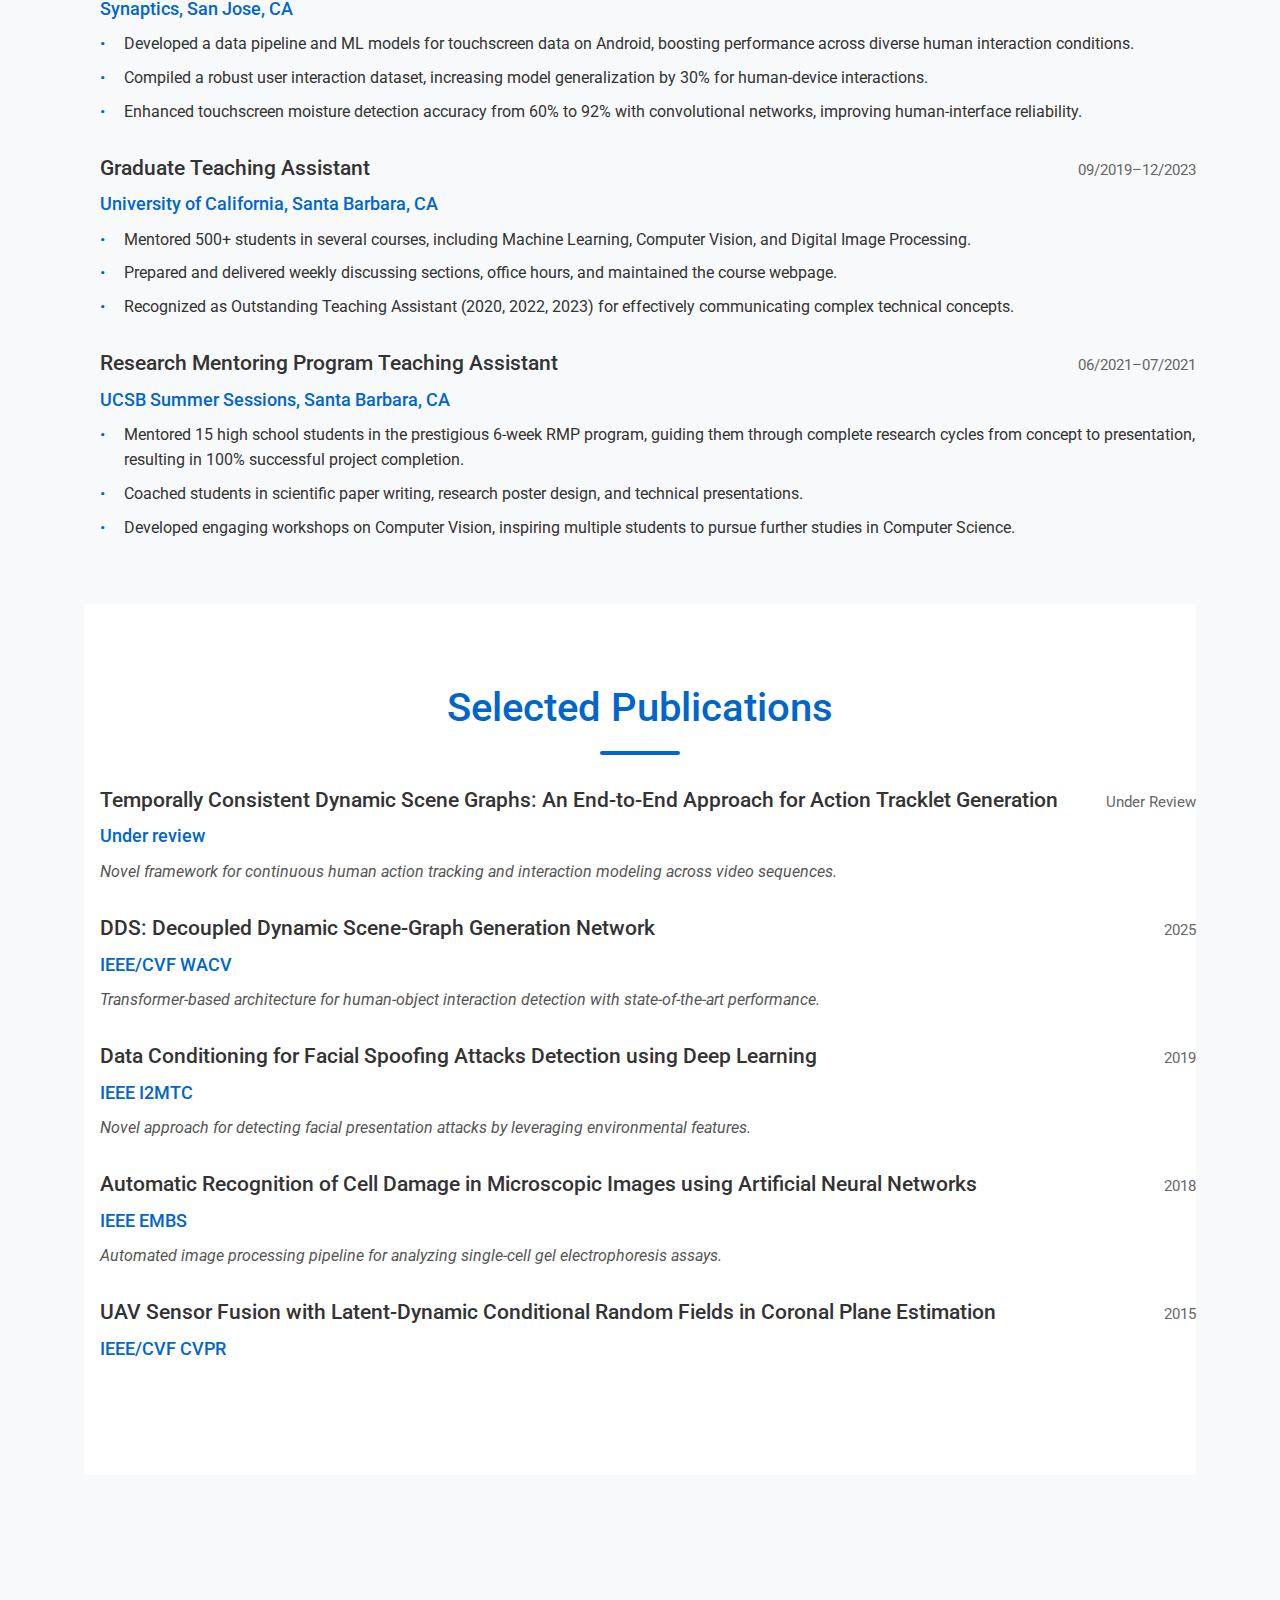
<file: resume.html>
<!DOCTYPE html>
<html lang="en">
<head>
  <meta charset="UTF-8" />
  <meta name="viewport" content="width=device-width, initial-scale=1.0" />
  <title>Resume - Raphael Ruschel</title>
  <link rel="stylesheet" href="css/style.css" />
  <link rel="preconnect" href="https://fonts.googleapis.com" />
  <link rel="preconnect" href="https://fonts.gstatic.com" crossorigin />
  <link href="https://fonts.googleapis.com/css2?family=Roboto:wght@300;400;500;700&display=swap" rel="stylesheet" />
</head>
<body>
  <header>
    <nav>
      <div class="logo">RR</div>
      <ul>
        <li><a href="index.html">Home</a></li>
        <li><a href="projects.html">Projects</a></li>
        <li><a href="resume.html" class="active">Resume</a></li>
        <li><a href="contact.html">Contact</a></li>
      </ul>
    </nav>
  </header>

  <section id="resume-header">
    <div class="container">
      <div class="resume-header-content">
        <div class="resume-intro">
          <h1>Raphael Ruschel</h1>
          <p class="subtitle">Computer Vision & Machine Learning Engineer</p>
          <p class="location">Santa Barbara, California, USA</p>
          <div class="resume-contact">
            <div class="contact-item">
              <span class="contact-label">Email:</span>
              <a href="mailto:raphaelruschel@gmail.com">raphaelruschel@gmail.com</a>
            </div>
            <div class="contact-item">
              <span class="contact-label">LinkedIn:</span>
              <a href="https://www.linkedin.com/in/raphaelruschel/" target="_blank">linkedin.com/in/raphaelruschel</a>
            </div>
            <div class="contact-item">
              <span class="contact-label">GitHub:</span>
              <a href="https://github.com/RRuschel" target="_blank">github.com/RRuschel</a>
            </div>
            <div class="contact-item">
              <span class="contact-label">Google Scholar:</span>
              <a href="https://scholar.google.com.br/citations?user=WOWnd8EAAAAJ" target="_blank">Google Scholar</a>
            </div>
          </div>
        </div>
        <div class="resume-actions">
          <a href="assets/raphael-ruschel-resume.pdf" class="btn primary-btn download-btn" download>Download PDF</a>
        </div>
      </div>
    </div>
  </section>

  <section id="resume-content">
    <div class="container">
      <div class="resume-section">
        <h2>Summary</h2>
        <div class="section-content">
          <p>Computer vision and machine learning expert finishing a Ph.D. in Electrical & Computer Engineering (UCSB) specializing in dynamic scene-graph generation and human-object interactions. 5+ years of experience building scalable ML pipelines, transformer-based architectures, and synthetic 3D datasets. Published in top-tier conferences (CVPR, WACV). Seeking to drive innovation in Human-Object Interaction applications.</p>
        </div>
      </div>

      <div class="resume-section">
        <h2>Education</h2>
        <div class="section-content">
          <div class="education-item">
            <div class="edu-header">
              <h3>Ph.D., Electrical & Computer Engineering</h3>
              <span class="date">2019–Present</span>
            </div>
            <div class="institution">University of California, Santa Barbara</div>
            <p>Developing scalable activity tracking pipelines and dynamic scene-graphs for human-object interactions.</p>
          </div>

          <div class="education-item">
            <div class="edu-header">
              <h3>M.S., Electrical Engineering</h3>
              <span class="date">2017–2019</span>
            </div>
            <div class="institution">Universidade Federal do Rio Grande do Sul, Porto Alegre, Brazil</div>
            <p>Focused on Facial Spoofing algorithms with deep learning.</p>
          </div>

          <div class="education-item">
            <div class="edu-header">
              <h3>B.S., Computer Engineering</h3>
              <span class="date">2010–2016</span>
            </div>
            <div class="institution">Universidade Estadual do Rio Grande do Sul, Guaíba, Brazil</div>
            <p>Graduated with honors, specializing in image processing and computer vision.</p>
          </div>
        </div>
      </div>

      <div class="resume-section">
        <h2>Professional Experience</h2>
        <div class="section-content">
          <div class="experience-item">
            <div class="exp-header">
              <h3>Graduate Student Researcher</h3>
              <span class="date">07/2021–Present</span>
            </div>
            <div class="company">Vision Research Lab, UCSB, Santa Barbara, CA</div>
            <ul class="exp-details">
              <li>Currently working on multi-camera activity tracking and segmentation.</li>
              <li>Created dynamic scene-graph generation algorithms using transformer architectures to model human-object interactions with 400%+ accuracy improvement in real-world scenarios.</li>
              <li>Engineered temporally consistent tracking pipelines that maintain identity and action consistency across video frames, doubling temporal recall on Action Genome dataset.</li>
              <li>Developed synthetic 3D datasets using Unity Engine to simulate human interactions, enhancing model training for production-level scenarios.</li>
              <li>Optimized BisQue (cloud-based image platform) with ML modules, enhancing performance for processing large-scale human activity data.</li>
            </ul>
          </div>

          <div class="experience-item">
            <div class="exp-header">
              <h3>Computer Vision Research Intern</h3>
              <span class="date">06/2023–09/2023</span>
            </div>
            <div class="company">Synaptics, San Jose, CA</div>
            <ul class="exp-details">
              <li>Developed a data pipeline and ML models for touchscreen data on Android, boosting performance across diverse human interaction conditions.</li>
              <li>Compiled a robust user interaction dataset, increasing model generalization by 30% for human-device interactions.</li>
              <li>Enhanced touchscreen moisture detection accuracy from 60% to 92% with convolutional networks, improving human-interface reliability.</li>
            </ul>
          </div>

          <div class="experience-item">
            <div class="exp-header">
              <h3>Graduate Teaching Assistant</h3>
              <span class="date">09/2019–12/2023</span>
            </div>
            <div class="company">University of California, Santa Barbara, CA</div>
            <ul class="exp-details">
              <li>Mentored 500+ students in several courses, including Machine Learning, Computer Vision, and Digital Image Processing.</li>
              <li>Prepared and delivered weekly discussing sections, office hours, and maintained the course webpage.</li>
              <li>Recognized as Outstanding Teaching Assistant (2020, 2022, 2023) for effectively communicating complex technical concepts.</li>
            </ul>
          </div>

          <div class="experience-item">
            <div class="exp-header">
              <h3>Research Mentoring Program Teaching Assistant</h3>
              <span class="date">06/2021–07/2021</span>
            </div>
            <div class="company">UCSB Summer Sessions, Santa Barbara, CA</div>
            <ul class="exp-details">
              <li>Mentored 15 high school students in the prestigious 6-week RMP program, guiding them through complete research cycles from concept to presentation, resulting in 100% successful project completion.</li>
              <li>Coached students in scientific paper writing, research poster design, and technical presentations.</li>
              <li>Developed engaging workshops on Computer Vision, inspiring multiple students to pursue further studies in Computer Science.</li>
            </ul>
          </div>
        </div>
      </div>

      <div class="resume-section" id="publications">
        <h2>Selected Publications</h2>
        <div class="section-content">
          <div class="publication-item">
            <div class="pub-header">
              <h3>Temporally Consistent Dynamic Scene Graphs: An End-to-End Approach for Action Tracklet Generation</h3>
              <span class="date">Under Review</span>
            </div>
            <div class="venue">Under review</div>
            <p class="pub-description">Novel framework for continuous human action tracking and interaction modeling across video sequences.</p>
          </div>

          <div class="publication-item">
            <div class="pub-header">
              <h3>DDS: Decoupled Dynamic Scene-Graph Generation Network</h3>
              <span class="date">2025</span>
            </div>
            <div class="venue">IEEE/CVF WACV</div>
            <p class="pub-description">Transformer-based architecture for human-object interaction detection with state-of-the-art performance.</p>
          </div>

          <div class="publication-item">
            <div class="pub-header">
              <h3>Data Conditioning for Facial Spoofing Attacks Detection using Deep Learning</h3>
              <span class="date">2019</span>
            </div>
            <div class="venue">IEEE I2MTC</div>
            <p class="pub-description">Novel approach for detecting facial presentation attacks by leveraging environmental features.</p>
          </div>

          <div class="publication-item">
            <div class="pub-header">
              <h3>Automatic Recognition of Cell Damage in Microscopic Images using Artificial Neural Networks</h3>
              <span class="date">2018</span>
            </div>
            <div class="venue">IEEE EMBS</div>
            <p class="pub-description">Automated image processing pipeline for analyzing single-cell gel electrophoresis assays.</p>
          </div>

          <div class="publication-item">
            <div class="pub-header">
              <h3>UAV Sensor Fusion with Latent-Dynamic Conditional Random Fields in Coronal Plane Estimation</h3>
              <span class="date">2015</span>
            </div>
            <div class="venue">IEEE/CVF CVPR</div>
</file>
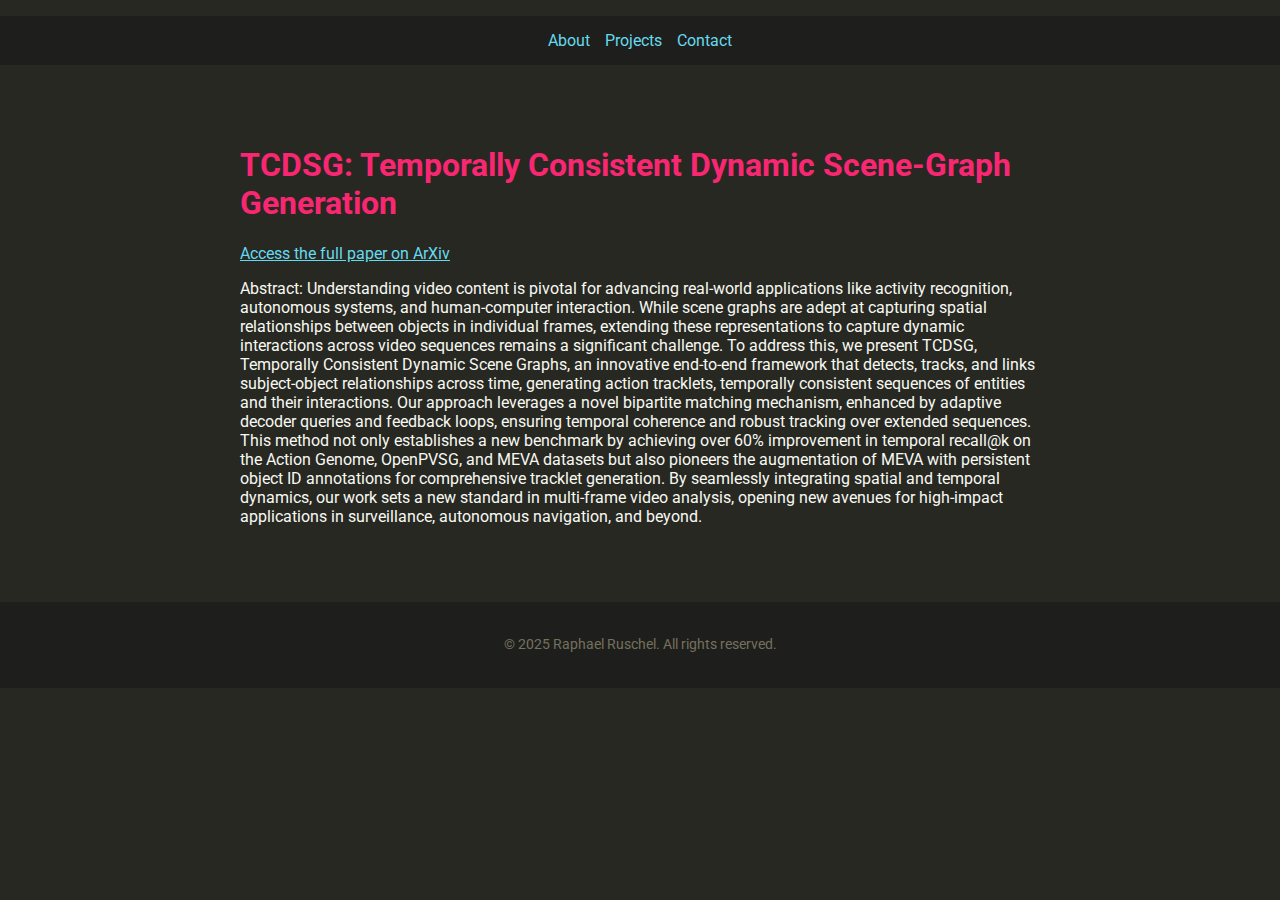
<file: tcdsg.html>
<!DOCTYPE html>
<html lang="en">
<head>
  <meta charset="UTF-8" />
  <meta name="viewport" content="width=device-width, initial-scale=1.0" />
  <title>TCDSG Project - Raphael Ruschel</title>
  <link rel="stylesheet" href="css/style2.css" />
  <link rel="preconnect" href="https://fonts.googleapis.com" />
  <link rel="preconnect" href="https://fonts.gstatic.com" crossorigin />
  <link
    href="https://fonts.googleapis.com/css2?family=Roboto:wght@300;400;700&display=swap"
    rel="stylesheet"
  />
</head>
<body>
  <header>
    <nav>
      <ul>
        <li><a href="index.html#about">About</a></li>
        <li><a href="index.html#projects">Projects</a></li>
        <li><a href="index.html#contact">Contact</a></li>
      </ul>
    </nav>
  </header>

  <section id="project-detail">
    <h1>TCDSG: Temporally Consistent Dynamic Scene-Graph Generation</h1>
    <p><a href="https://arxiv.org/pdf/2412.02808">Access the full paper on ArXiv</a></p>
    <p>Abstract: Understanding video content is pivotal for advancing real-world applications like activity recognition, autonomous systems, and human-computer interaction. While scene graphs are adept at capturing spatial relationships between objects in individual frames, extending these representations to capture dynamic interactions across video sequences remains a significant challenge. To address this, we present TCDSG, Temporally Consistent Dynamic Scene Graphs, an innovative end-to-end framework that detects, tracks, and links subject-object relationships across time, generating action tracklets, temporally consistent sequences of entities and their interactions. Our approach leverages a novel bipartite matching mechanism, enhanced by adaptive decoder queries and feedback loops, ensuring temporal coherence and robust tracking over extended sequences. This method not only establishes a new benchmark by achieving over 60% improvement in temporal recall@k on the Action Genome, OpenPVSG, and MEVA datasets but also pioneers the augmentation of MEVA with persistent object ID annotations for comprehensive tracklet generation. By seamlessly integrating spatial and temporal dynamics, our work sets a new standard in multi-frame video analysis, opening new avenues for high-impact applications in surveillance, autonomous navigation, and beyond.</p>
    <!-- Add more content as needed -->
  </section>

  <footer>
    <p>&copy; 2025 Raphael Ruschel. All rights reserved.</p>
  </footer>
</body>
</html>
</file>
<file: css/style.css>
/* Base Styles */
* {
  margin: 0;
  padding: 0;
  box-sizing: border-box;
}

body {
  font-family: 'Roboto', sans-serif;
  line-height: 1.6;
  color: #333;
  background-color: #f8f9fa;
}

.container {
  width: 90%;
  max-width: 1200px;
  margin: 0 auto;
  padding: 0 20px;
}

a {
  text-decoration: none;
  color: #0066cc;
  transition: color 0.3s ease;
}

a:hover {
  color: #004080;
}

h1, h2, h3, h4, h5, h6 {
  margin-bottom: 1rem;
  font-weight: 500;
  line-height: 1.2;
}

/* Header & Navigation */
header {
  background-color: #fff;
  box-shadow: 0 2px 10px rgba(0, 0, 0, 0.1);
  position: sticky;
  top: 0;
  z-index: 1000;
}

nav {
  display: flex;
  justify-content: space-between;
  align-items: center;
  padding: 1rem 2rem;
}

.logo {
  font-size: 1.5rem;
  font-weight: 700;
  color: #0066cc;
  background-color: #e6f0ff;
  width: 40px;
  height: 40px;
  border-radius: 50%;
  display: flex;
  align-items: center;
  justify-content: center;
}

nav ul {
  display: flex;
  list-style: none;
  gap: 2rem;
}

nav a {
  color: #555;
  font-weight: 500;
  transition: color 0.3s;
  position: relative;
}

nav a:hover {
  color: #0066cc;
}

nav a.active {
  color: #0066cc;
}

nav a.active:after {
  content: '';
  position: absolute;
  width: 100%;
  height: 3px;
  bottom: -6px;
  left: 0;
  background-color: #0066cc;
  border-radius: 2px;
}

/* Hero Section */
#hero {
  background: linear-gradient(135deg, #0066cc, #1a8cff);
  color: white;
  padding: 5rem 0;
  text-align: center;
}

.hero-content {
  max-width: 800px;
  margin: 0 auto;
  padding: 0 1rem;
}

#hero h1 {
  font-size: 3rem;
  margin-bottom: 0.5rem;
  font-weight: 700;
}

#hero h2 {
  font-size: 2rem;
  margin-bottom: 1rem;
  font-weight: 500;
}

#hero p {
  font-size: 1.25rem;
  margin-bottom: 2rem;
  opacity: 0.9;
}

.hero-buttons {
  display: flex;
  gap: 1rem;
  justify-content: center;
  margin-top: 2rem;
}

/* Buttons */
.btn {
  display: inline-block;
  padding: 0.75rem 1.5rem;
  border-radius: 4px;
  font-weight: 500;
  text-align: center;
  cursor: pointer;
  transition: all 0.3s ease;
}

.primary-btn {
  background-color: white;
  color: #0066cc;
}

.primary-btn:hover {
  background-color: #f0f0f0;
  transform: translateY(-2px);
}

.secondary-btn {
  background-color: transparent;
  color: white;
  border: 2px solid white;
}

.secondary-btn:hover {
  background-color: rgba(255, 255, 255, 0.1);
  transform: translateY(-2px);
}

/* About Section */
#about {
  padding: 5rem 0;
  background-color: #fff;
}

.about-content {
  display: grid;
  grid-template-columns: 1fr 1fr;
  gap: 2rem;
  align-items: start;
}

.about-text {
  display: flex;
  flex-direction: column;
  gap: 1rem;
}

.about-text p {
  font-size: 1.1rem;
  color: #555;
}

.about-text .btn {
  align-self: flex-start;
  margin-top: 1rem;
  color: #0066cc;
  border: 2px solid #0066cc;
}

#about h2, 
#featured-projects h2,
#publications h2 {
  text-align: center;
  font-size: 2.5rem;
  margin-bottom: 3rem;
  color: #0066cc;
  position: relative;
}

#about h2:after,
#featured-projects h2:after,
#publications h2:after {
  content: '';
  position: absolute;
  width: 80px;
  height: 4px;
  background: #0066cc;
  bottom: -15px;
  left: 50%;
  transform: translateX(-50%);
  border-radius: 2px;
}

/* Skills Section - Card Style */
.skills-container {
  background-color: #f8f9fa;
  border-radius: 8px;
  padding: 2rem;
  box-shadow: 0 4px 6px rgba(0, 0, 0, 0.05);
}

.skills-container h3 {
  font-size: 1.75rem;
  margin-bottom: 1.5rem;
  color: #333;
  text-align: center;
}

.skills-cards {
  display: grid;
  grid-template-columns: repeat(2, 1fr);
  gap: 1.5rem;
}

.skill-card {
  background-color: white;
  border-radius: 8px;
  overflow: hidden;
  box-shadow: 0 2px 10px rgba(0, 0, 0, 0.05);
  transition: transform 0.3s ease, box-shadow 0.3s ease;
}

.skill-card:hover {
  transform: translateY(-5px);
  box-shadow: 0 8px 15px rgba(0, 0, 0, 0.1);
}

.skill-card-header {
  background-color: #0066cc;
  color: white;
  padding: 1rem;
  display: flex;
  justify-content: space-between;
  align-items: center;
}

.skill-card-header h4 {
  margin: 0;
  font-size: 1.2rem;
}

.skill-icon {
  width: 35px;
  height: 35px;
  background-color: rgba(255, 255, 255, 0.2);
  border-radius: 50%;
  display: flex;
  align-items: center;
  justify-content: center;
  font-size: 0.9rem;
  font-weight: bold;
}

.skill-card-content {
  padding: 1.25rem;
  display: flex;
  flex-wrap: wrap;
  gap: 0.75rem;
}

.skill-tag {
  background-color: #e6f0ff;
  color: #0066cc;
  padding: 0.4rem 0.8rem;
  border-radius: 20px;
  font-size: 0.9rem;
  font-weight: 500;
}

/* Projects Section */
#featured-projects {
  padding: 5rem 0;
  background-color: #f8f9fa;
}

.projects-grid {
  display: grid;
  grid-template-columns: repeat(auto-fill, minmax(350px, 1fr));
  gap: 2rem;
}

.project-card {
  background-color: #fff;
  border-radius: 8px;
  overflow: hidden;
  box-shadow: 0 4px 8px rgba(0, 0, 0, 0.05);
  transition: transform 0.3s ease, box-shadow 0.3s ease;
  height: 100%;
}

.project-card:hover {
  transform: translateY(-5px);
  box-shadow: 0 10px 20px rgba(0, 0, 0, 0.1);
}

.project-content {
  padding: 1.5rem;
  display: flex;
  flex-direction: column;
  height: 100%;
}

.project-content h3 {
  font-size: 1.4rem;
  color: #0066cc;
  margin-bottom: 0.75rem;
}

.project-content p {
  color: #555;
  margin-bottom: 1.5rem;
  flex-grow: 1;
}

.project-tags {
  display: flex;
  flex-wrap: wrap;
  gap: 0.5rem;
  margin-bottom: 1.5rem;
}

.project-tags span {
  background-color: #e6f0ff;
  color: #0066cc;
  font-size: 0.8rem;
  padding: 0.3rem 0.6rem;
  border-radius: 4px;
}

.project-link {
  align-self: flex-start;
  color: #0066cc;
  font-weight: 500;
  transition: all 0.3s ease;
}

.project-link:hover {
  color: #004080;
}

/* Publications Section */
#publications {
  padding: 5rem 0;
  background-color: #fff;
}

.publications-list {
  display: flex;
  flex-direction: column;
  gap: 1.5rem;
}

.publication {
  display: flex;
  gap: 2rem;
  align-items: flex-start;
  border-bottom: 1px solid #e6e6e6;
  padding-bottom: 1.5rem;
}

.pub-year {
  min-width: 60px;
  font-size: 1.2rem;
  font-weight: 500;
  color: #0066cc;
}

.pub-content {
  flex: 1;
}

.pub-content h3 {
  font-size: 1.3rem;
  margin-bottom: 0.25rem;
  color: #333;
}

.pub-content p {
  font-size: 1rem;
  color: #666;
  margin-bottom: 0.5rem;
}

.pub-link {
  display: inline-block;
  margin-top: 0.5rem;
  font-size: 0.95rem;
  font-weight: 500;
}

#publications .btn {
  margin: 2rem auto 0 auto;
  display: block;
  max-width: 200px;
  background-color: #0066cc;
  color: white;
  border: none;
}

#publications .btn:hover {
  background-color: #0055b3;
}

/* Footer */
footer {
  background-color: #2c3e50;
  color: #ecf0f1;
  padding: 3rem 0 1.5rem 0;
}

.footer-content {
  display: grid;
  grid-template-columns: 2fr 1fr 1fr;
  gap: 2rem;
  margin-bottom: 2rem;
}

.footer-info {
  max-width: 350px;
}

.footer-logo {
  font-size: 1.5rem;
  font-weight: 700;
  color: #fff;
  background-color: rgba(255, 255, 255, 0.1);
  width: 40px;
  height: 40px;
  border-radius: 50%;
  display: flex;
  align-items: center;
  justify-content: center;
  margin-bottom: 1rem;
}

.footer-info p {
  color: #bdc3c7;
  line-height: 1.5;
}

.footer-links h4,
.footer-contact h4 {
  font-size: 1.2rem;
  margin-bottom: 1.25rem;
  color: #fff;
}

.footer-links ul {
  list-style: none;
}

.footer-links li {
  margin-bottom: 0.75rem;
}

.footer-links a,
.footer-contact a {
  color: #bdc3c7;
  transition: color 0.3s ease;
}

.footer-links a:hover,
.footer-contact a:hover {
  color: #fff;
}

.social-links {
  margin-top: 1rem;
  display: flex;
  gap: 1rem;
}

.social-icon {
  padding: 0.5rem;
  border-radius: 4px;
  background-color: rgba(255, 255, 255, 0.1);
  transition: background-color 0.3s ease;
}

.social-icon:hover {
  background-color: rgba(255, 255, 255, 0.2);
}

.footer-bottom {
  text-align: center;
  padding-top: 1.5rem;
  border-top: 1px solid rgba(255, 255, 255, 0.1);
  color: #95a5a6;
  font-size: 0.9rem;
}

/* Projects Page */
#projects-header {
  background-color: #0066cc;
  color: white;
  text-align: center;
  padding: 5rem 0 3rem 0;
}

#projects-header h1 {
  font-size: 3rem;
  margin-bottom: 1rem;
}

#projects-header p {
  font-size: 1.25rem;
  opacity: 0.9;
  max-width: 600px;
  margin: 0 auto;
}

#projects-grid {
  padding: 4rem 0;
}

.filter-bar {
  display: flex;
  justify-content: center;
  gap: 1rem;
  margin-bottom: 3rem;
  flex-wrap: wrap;
}

.filter-btn {
  padding: 0.6rem 1.2rem;
  background-color: transparent;
  border: 2px solid #0066cc;
  color: #0066cc;
  font-weight: 500;
  border-radius: 4px;
  cursor: pointer;
  transition: all 0.3s ease;
}

.filter-btn:hover {
  background-color: rgba(0, 102, 204, 0.1);
}

.filter-btn.active {
  background-color: #0066cc;
  color: white;
}

.all-projects {
  display: grid;
  grid-template-columns: repeat(auto-fill, minmax(350px, 1fr));
  gap: 2rem;
}

.project-card.large {
  grid-column: span 2;
}

.project-badges {
  display: flex;
  gap: 0.5rem;
  margin-bottom: 1rem;
}

.badge {
  font-size: 0.75rem;
  padding: 0.25rem 0.5rem;
  border-radius: 4px;
  background-color: #e6f0ff;
  color: #0066cc;
}

.badge.featured {
  background-color: #0066cc;
  color: white;
}

#contact-cta {
  background: linear-gradient(135deg, #0066cc, #1a8cff);
  color: white;
  text-align: center;
  padding: 4rem 0;
}

#contact-cta h2 {
  font-size: 2.5rem;
  margin-bottom: 1rem;
}

#contact-cta p {
  font-size: 1.25rem;
  margin-bottom: 2rem;
  max-width: 600px;
  margin-left: auto;
  margin-right: auto;
}

/* Resume Page */
#resume-header {
  background-color: #0066cc;
  color: white;
  padding: 4rem 0;
}

.resume-header-content {
  display: flex;
  justify-content: space-between;
  align-items: center;
}

.resume-intro h1 {
  font-size: 2.5rem;
  margin-bottom: 0.5rem;
}

.resume-intro .subtitle {
  font-size: 1.5rem;
  margin-bottom: 0.5rem;
}

.resume-intro .location {
  font-size: 1.1rem;
  margin-bottom: 1.5rem;
  opacity: 0.8;
}

.resume-contact {
  display: grid;
  grid-template-columns: 1fr 1fr;
  gap: 0.75rem;
  font-size: 0.95rem;
}

.contact-item a {
  color: rgba(255, 255, 255, 0.9);
}

.contact-item a:hover {
  color: white;
  text-decoration: underline;
}

.contact-label {
  font-weight: 500;
  margin-right: 0.5rem;
}

.download-btn {
  background-color: white;
  color: #0066cc;
  padding: 0.75rem 1.5rem;
  display: inline-flex;
  align-items: center;
  gap: 0.5rem;
}

.download-btn:hover {
  background-color: #f0f0f0;
}

#resume-content {
  padding: 4rem 0;
}

.resume-section {
  margin-bottom: 4rem;
}

.resume-section h2 {
  font-size: 2rem;
  color: #0066cc;
  margin-bottom: 1.5rem;
  position: relative;
  padding-bottom: 0.5rem;
}

.resume-section h2:after {
  content: '';
  position: absolute;
  bottom: 0;
  left: 0;
  width: 60px;
  height: 3px;
  background-color: #0066cc;
  border-radius: 2px;
}

.section-content {
  padding-left: 1rem;
}

.education-item, 
.experience-item,
.publication-item {
  margin-bottom: 2rem;
}

.edu-header, 
.exp-header,
.pub-header {
  display: flex;
  justify-content: space-between;
  align-items: baseline;
  margin-bottom: 0.5rem;
}

.edu-header h3, 
.exp-header h3,
.pub-header h3 {
  font-size: 1.3rem;
  color: #333;
  margin-bottom: 0;
}

.date {
  color: #666;
  font-size: 0.95rem;
}

.institution, 
.company,
.venue {
  font-size: 1.1rem;
  font-weight: 500;
  color: #0066cc;
  margin-bottom: 0.5rem;
}

.exp-details {
  list-style-type: none;
  padding-left: 1.5rem;
}

.exp-details li {
  position: relative;
  margin-bottom: 0.5rem;
}

.exp-details li:before {
  content: '•';
  position: absolute;
  left: -1.5rem;
  color: #0066cc;
}

.pub-description {
  color: #555;
  font-style: italic;
}

/* Contact Page */
#contact-header {
  background-color: #0066cc;
  color: white;
  text-align: center;
  padding: 5rem 0 3rem 0;
}

#contact-header h1 {
  font-size: 3rem;
  margin-bottom: 1rem;
}

#contact-header p {
  font-size: 1.25rem;
  opacity: 0.9;
  max-width: 600px;
  margin: 0 auto;
}

#contact-options {
  padding: 4rem 0;
}

.contact-grid {
  display: grid;
  grid-template-columns: 1fr 1fr;
  gap: 3rem;
}

.contact-methods h2 {
  font-size: 2rem;
  color: #0066cc;
  margin-bottom: 2rem;
  position: relative;
  padding-bottom: 0.5rem;
}

.contact-methods h2:after {
  content: '';
  position: absolute;
  bottom: 0;
  left: 0;
  width: 60px;
  height: 3px;
  background-color: #0066cc;
  border-radius: 2px;
}

.contact-method {
  display: flex;
  align-items: center;
  gap: 1.5rem;
  margin-bottom: 2rem;
}

.contact-icon {
  width: 50px;
  height: 50px;
  background-color: #e6f0ff;
  border-radius: 50%;
  display: flex;
  align-items: center;
  justify-content: center;
  color: #0066cc;
  font-size: 1.5rem;
}

.contact-details h3 {
  font-size: 1.3rem;
  color: #333;
  margin-bottom: 0.5rem;
}

.contact-details p, 
.contact-details a {
  color: #555;
}

.contact-details a:hover {
  color: #0066cc;
  text-decoration: underline;
}

.contact-form h2 {
  font-size: 2rem;
  color: #0066cc;
  margin-bottom: 2rem;
  position: relative;
  padding-bottom: 0.5rem;
}

.contact-form h2:after {
  content: '';
  position: absolute;
  bottom: 0;
  left: 0;
  width: 60px;
  height: 3px;
  background-color: #0066cc;
  border-radius: 2px;
}

.form-group {
  margin-bottom: 1.5rem;
}

.form-label {
  display: block;
  font-weight: 500;
  margin-bottom: 0.5rem;
  color: #333;
}

.form-control {
  width: 100%;
  padding: 0.75rem;
  border: 1px solid #ddd;
  border-radius: 4px;
  font-family: inherit;
}

textarea.form-control {
  min-height: 150px;
  resize: vertical;
}

.form-submit {
  background-color: #0066cc;
  color: white;
  border: none;
  padding: 0.75rem 1.5rem;
  border-radius: 4px;
  font-weight: 500;
  cursor: pointer;
  transition: background-color 0.3s ease;
}

.form-submit:hover {
  background-color: #0055b3;
}

/* Project Detail Pages */
#project-detail {
  padding: 4rem 0;
}

.project-header {
  margin-bottom: 3rem;
}

.project-header h1 {
  font-size: 2.5rem;
  color: #0066cc;
  margin-bottom: 1rem;
}

.project-meta {
  display: flex;
  gap: 2rem;
  margin-bottom: 2rem;
}

.project-meta-item {
  display: flex;
  flex-direction: column;
}

.meta-label {
  font-size: 0.9rem;
  text-transform: uppercase;
  color: #666;
  margin-bottom: 0.25rem;
}

.meta-value {
  font-weight: 500;
  color: #333;
}

.project-image {
  width: 100%;
  border-radius: 8px;
  overflow: hidden;
  margin-bottom: 3rem;
}

.project-image img {
  width: 100%;
  height: auto;
  display: block;
}

.project-content h2 {
  font-size: 1.75rem;
  color: #0066cc;
  margin: 2rem 0 1rem 0;
}

.project-content p {
  margin-bottom: 1.5rem;
  color: #555;
  line-height: 1.7;
}

.project-content ul {
  margin-bottom: 1.5rem;
  padding-left: 1.5rem;
}

.project-content li {
  margin-bottom: 0.5rem;
  color: #555;
}

.project-links {
  margin-top: 3rem;
  display: flex;
  gap: 1rem;
}

.project-link-btn {
  display: inline-flex;
  align-items: center;
  gap: 0.5rem;
  padding: 0.75rem 1.5rem;
  border-radius: 4px;
  font-weight: 500;
  transition: all 0.3s ease;
}

.paper-link {
  background-color: #0066cc;
  color: white;
}

.paper-link:hover {
  background-color: #0055b3;
  color: white;
}

.github-link {
  background-color: #333;
  color: white;
}

.github-link:hover {
  background-color: #222;
  color: white;
}

/* Responsive Styles */
@media (max-width: 1024px) {
  .footer-content {
    grid-template-columns: 1fr 1fr;
  }
  
  .footer-info {
    grid-column: span 2;
    max-width: 100%;
  }
  
  .project-card.large {
    grid-column: span 1;
  }
  
  .contact-grid {
    grid-template-columns: 1fr;
    gap: 4rem;
  }
}

@media (max-width: 768px) {
  .about-content {
    grid-template-columns: 1fr;
  }
}
</file>
<file: css/style2.css>
body {
    font-family: 'Roboto', sans-serif;
    background-color: #272822;
    color: #f8f8f2;
    margin: 0;
    padding: 0;
  }
  
  h1, h2 {
    color: #f92672;
  }
  
  nav ul {
    display: flex;
    justify-content: center;
    gap: 15px;
    list-style: none;
    padding: 15px;
    background-color: #1e1f1c;
  }
  
  nav a {
    text-decoration: none;
    color: #66d9ef;
    transition: color 0.3s;
  }
  
  nav a:hover {
    color: #a6e22e;
  }
  
  section {
    max-width: 800px;
    margin: 40px auto;
    padding: 20px;
  }
  
  a {
    color: #66d9ef;
  }
  
  a:hover {
    color: #a6e22e;
  }
  
  footer {
    text-align: center;
    padding: 20px;
    background-color: #1e1f1c;
    font-size: 0.9rem;
    color: #75715e;
  }
</file>
